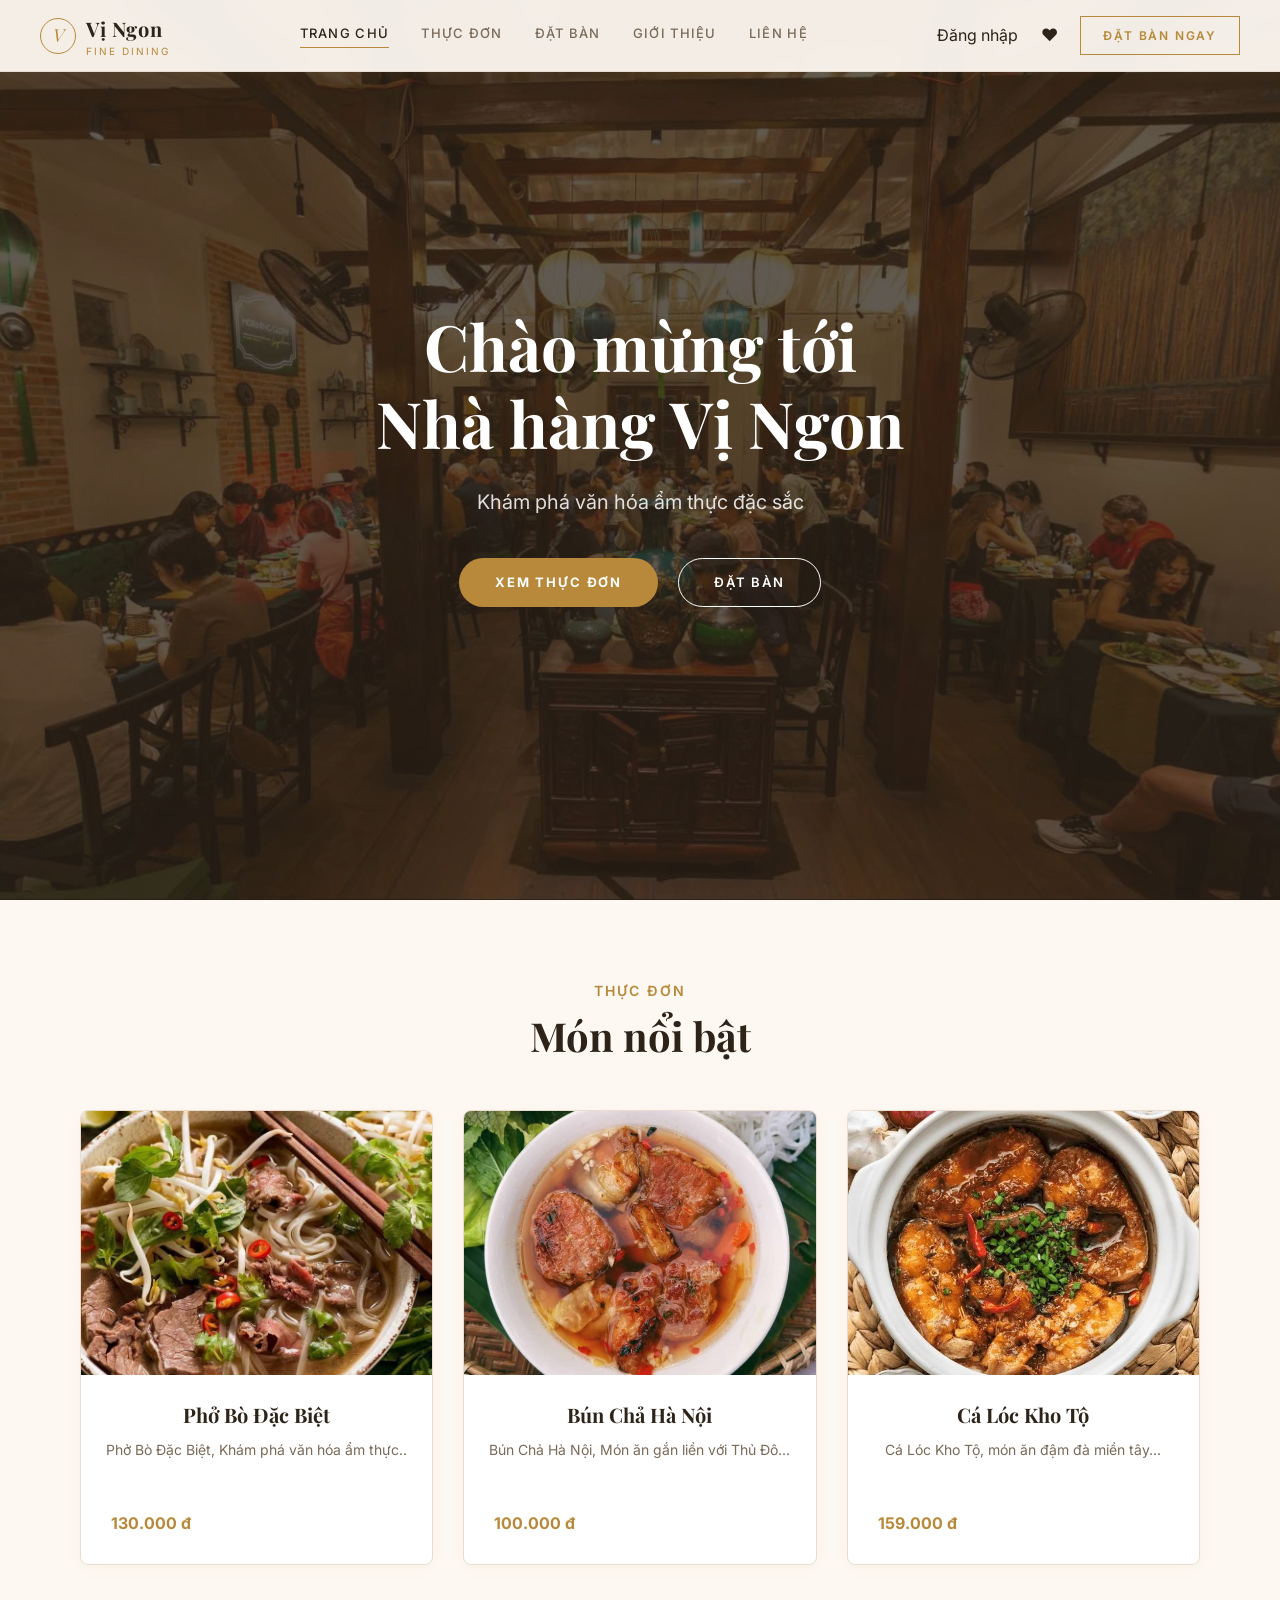
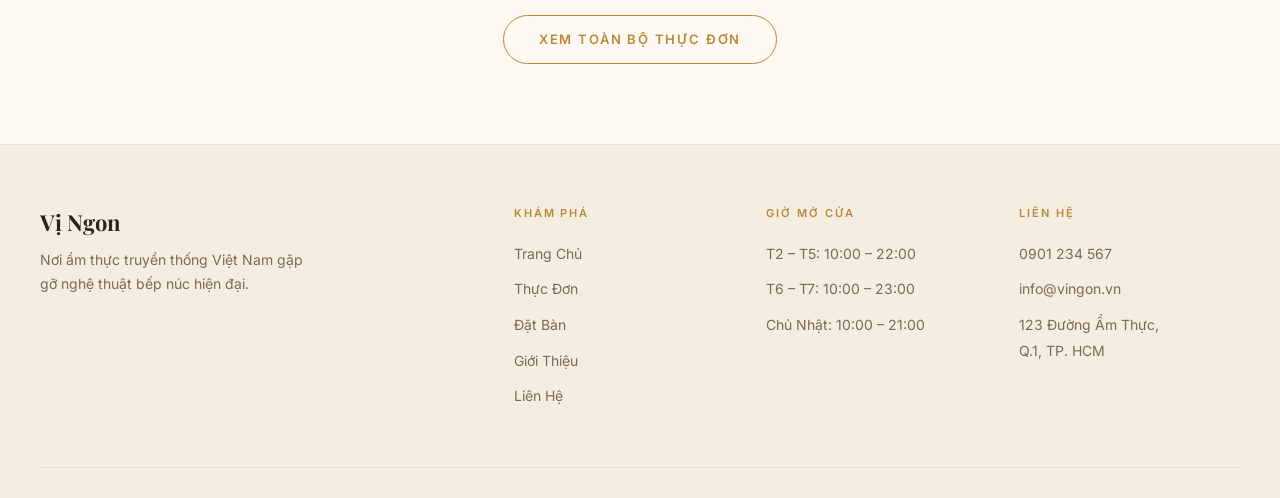
<file: index.html>
<!-- NGUYEN QUOC BAO - B2405486 -->
<!doctype html>
<html lang="vi">
  <head>
    <meta charset="UTF-8" />
    <meta name="viewport" content="width=device-width, initial-scale=1.0" />
    <title>Nhà hàng Vị Ngon - Trang Chủ</title>
    <link rel="preconnect" href="https://fonts.googleapis.com" />
    <link
      href="https://fonts.googleapis.com/css2?family=Playfair+Display:ital,wght@0,700;1,400&family=Inter:wght@400;500;600&display=swap"
      rel="stylesheet"
    />
    <link rel="stylesheet" href="css/shared.css" />
    <link rel="stylesheet" href="css/home.css" />
    <!-- <link rel="stylesheet" href="css/debug-outline.css" /> -->
  </head>
  <body>
    <div id="site-header"></div>
    <main>
      <section class="hero">
        <div class="hero-overlay">
          <div class="hero-content">
            <h1 class="hero-title">Chào mừng tới<br />Nhà hàng Vị Ngon</h1>
            <p class="hero-subtitle">Khám phá văn hóa ẩm thực đặc sắc</p>
            <div class="hero-btns">
              <a href="pages/menu.html" class="btn-primary">Xem Thực đơn</a>
              <a href="pages/reservation.html" class="btn-outline">Đặt bàn</a>
            </div>
          </div>
        </div>
      </section>

      <section class="featured-dishes">
        <div class="container text-center">
          <span class="section-label">Thực đơn</span>
          <h2 class="section-title">Món nổi bật</h2>
          <div class="dish-grid">
            <div class="dish-card">
              <img src="images/menu-5.jpg" alt="Phở Bò Đặc Biệt" />
              <div class="card-content">
                <h3>Phở Bò Đặc Biệt</h3>
                <p>Phở Bò Đặc Biệt, Khám phá văn hóa ẩm thực..</p>
                <div class="price-bar">
                  <span class="price">130.000 đ</span>
                </div>
              </div>
            </div>
            <div class="dish-card">
              <img src="images/menu-2.jpg" alt="Bún Chả Hà Nội" />
              <div class="card-content">
                <h3>Bún Chả Hà Nội</h3>
                <p>Bún Chả Hà Nội, Món ăn gắn liền với Thủ Đô...</p>
                <div class="price-bar">
                  <span class="price">100.000 đ</span>
                </div>
              </div>
            </div>
            <div class="dish-card">
              <img src="images/menu-8.jpg" alt="Cá Lóc Kho Tộ" />
              <div class="card-content">
                <h3>Cá Lóc Kho Tộ</h3>
                <p>Cá Lóc Kho Tộ, món ăn đậm đà miền tây...</p>
                <div class="price-bar">
                  <span class="price">159.000 đ</span>
                </div>
              </div>
            </div>
          </div>
          <div class="view-all">
            <a href="pages/menu.html" class="btn-outline">Xem toàn bộ thực đơn</a>
          </div>
        </div>
      </section>
    </main>
    
    <button class="back-to-top" aria-label="Quay lại đầu trang">↑</button>

    <div id="site-footer"></div>
    <script src="js/shared.js"></script>
    <script src="js/home.js"></script>
  </body>
</html>
</file>
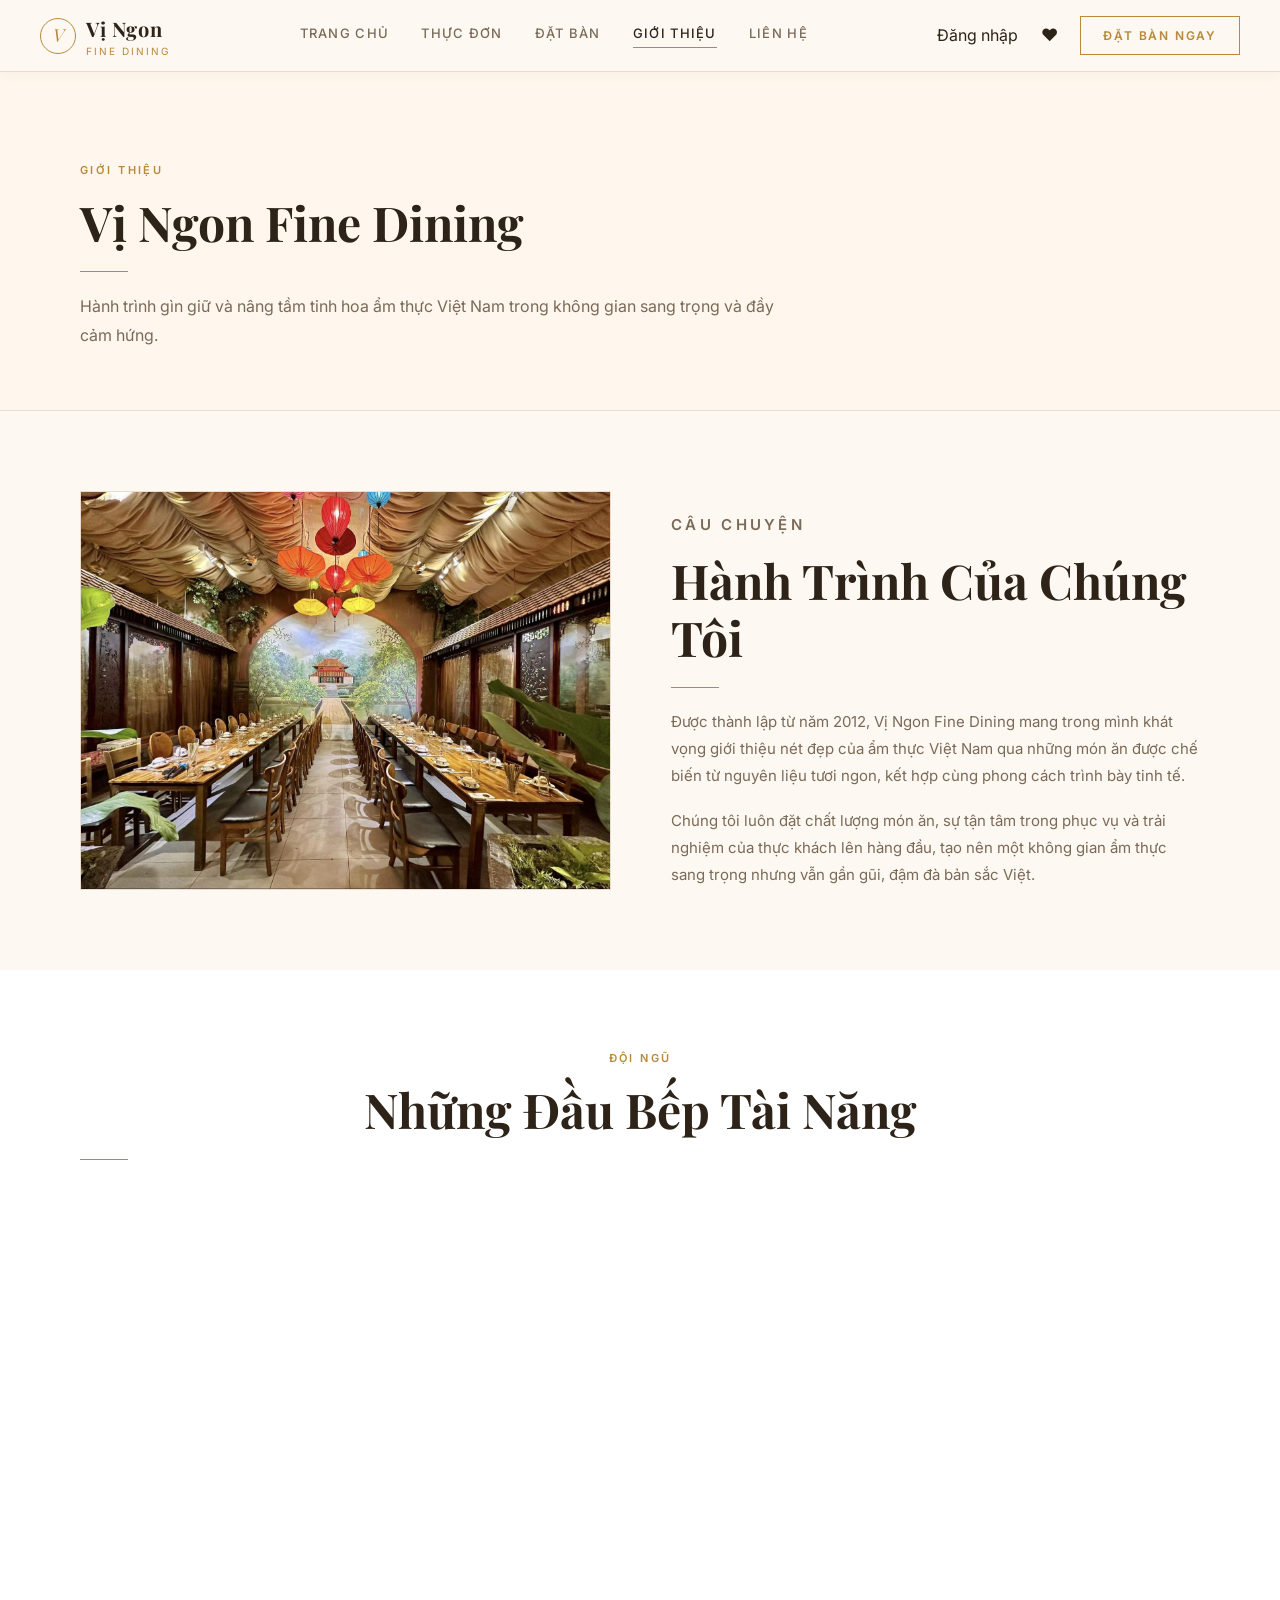
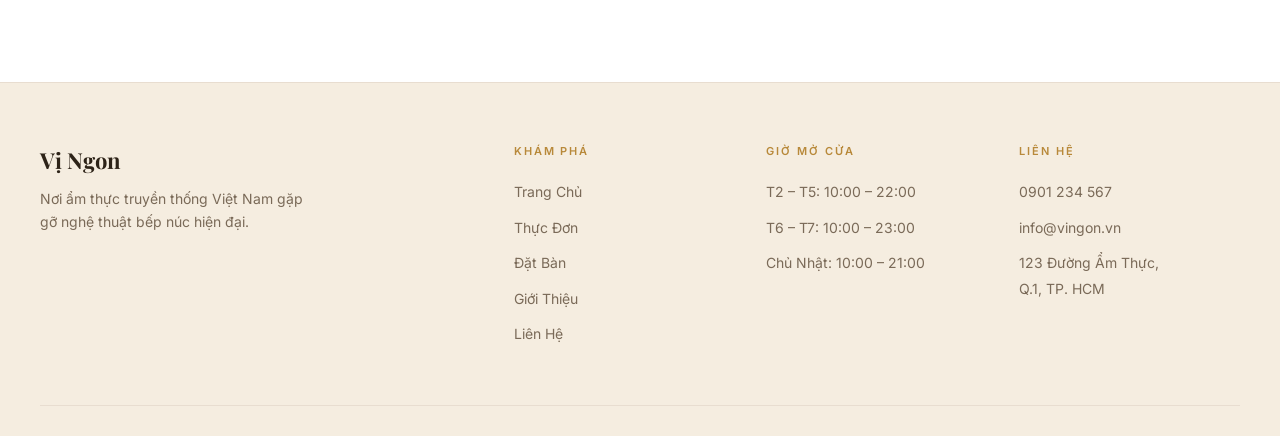
<file: pages/about.html>
<!DOCTYPE html>
<html lang="vi">
<head>
    <meta charset="UTF-8">
    <meta name="viewport" content="width=device-width, initial-scale=1.0">
    <title>Vị Ngon Fine Dining — Giới Thiệu</title>

    <link rel="preconnect" href="https://fonts.googleapis.com">
    <link href="https://fonts.googleapis.com/css2?family=Playfair+Display:ital,wght@0,700;1,400&family=Inter:wght@400;500;600&display=swap"
        rel="stylesheet">

    <link rel="stylesheet" href="../css/shared.css">
    <link rel="stylesheet" href="../css/about.css">
    <!--
    Trang: about.html - Trang Giới thiệu nhà hàng
    Chức năng:
    - Hiển thị thông tin giới thiệu về Vị Ngon Fine Dining.
    - Giới thiệu câu chuyện hình thành và phát triển.
    - Hiển thị đội ngũ đầu bếp của nhà hàng.
    Người viết: MSSV B2408835 - Họ tên: Trần Lý An
    Liên kết:
    - css/about.css: Giao diện trang giới thiệu.
    - js/about.js: Hiệu ứng hiển thị các đầu bếp.
-->

</head>

<body>

    <!--
        Vùng chèn Header dùng chung.
        Header sẽ được shared.js tự động tải vào,
        bao gồm logo, menu điều hướng và nút đặt bàn.
    -->
    <div id="site-header"></div>

    <main>

        <!--
            Phần Hero đầu trang.
            Hiển thị tên trang, tiêu đề chính và đoạn giới thiệu ngắn
            giúp người dùng biết nội dung của trang Giới thiệu.
        -->
        <section class="page-hero">

            <!-- Giới hạn chiều rộng nội dung theo kích thước website -->
            <div class="container">

                <!-- Tiêu đề phụ -->
                <p class="section-label">
                    Giới Thiệu
                </p>

                <!-- Tiêu đề chính -->
                <h1 class="section-title">
                    Vị Ngon Fine Dining
                </h1>

                <!-- Đường kẻ trang trí -->
                <div class="divider-gold"></div>

                <!-- Mô tả ngắn về nhà hàng -->
                <p class="page-hero-desc">
                    Hành trình gìn giữ và nâng tầm tinh hoa ẩm thực Việt Nam trong
                    không gian sang trọng và đầy cảm hứng.
                </p>

            </div>

        </section>

        <!--
            Phần Câu chuyện nhà hàng.
            Giới thiệu lịch sử hình thành, quá trình phát triển,
            giá trị cốt lõi và định hướng của Vị Ngon Fine Dining.
        -->
        <section class="about-story">

            <div class="container">

                <!-- Chia bố cục thành hình ảnh và nội dung -->
                <div class="story-content">

                    <!-- Hình ảnh minh họa không gian nhà hàng -->
                    <div class="story-image">

                        <img src="../images/about-story.jpg"
                            alt="Không gian nhà hàng">

                    </div>

                    <!-- Nội dung giới thiệu -->
                    <div class="story-text">

                        <!-- Tiêu đề phụ -->
                        <p class="section-label">
                            CÂU CHUYỆN
                        </p>

                        <!-- Tiêu đề chính -->
                        <h2 class="section-title">
                            Hành Trình Của Chúng Tôi
                        </h2>

                        <!-- Đường kẻ trang trí -->
                        <div class="divider-gold"></div>

                        <!-- Giới thiệu lịch sử hình thành -->
                        <p>
                            Được thành lập từ năm 2012, Vị Ngon Fine Dining mang trong mình 
                        khát vọng giới thiệu nét đẹp của ẩm thực Việt Nam qua những món
                        ăn được chế biến từ nguyên liệu tươi ngon, kết hợp cùng phong
                        cách trình bày tinh tế.
                        </p>

                        <!-- Giới thiệu giá trị và sứ mệnh -->
                        <p>
                            Chúng tôi luôn đặt chất lượng món ăn, sự tận tâm trong phục vụ
                        và trải nghiệm của thực khách lên hàng đầu, tạo nên một không
                        gian ẩm thực sang trọng nhưng vẫn gần gũi, đậm đà bản sắc Việt.
                        </p>

                    </div>

                </div>

            </div>

        </section>

        <!--
            Phần Đội ngũ đầu bếp.
            Hiển thị các đầu bếp tiêu biểu cùng chức vụ,
            kinh nghiệm và thế mạnh của từng người.
        -->
        <section class="team">

            <div class="container">

                <!-- Tiêu đề phần -->
                <p class="section-label">
                    ĐỘI NGŨ
                </p>

                <!-- Tiêu đề chính -->
                <h2 class="section-title">
                    Những Đầu Bếp Tài Năng
                </h2>

                <!-- Đường kẻ trang trí -->
                <div class="divider-gold"></div>

                <!-- Danh sách các đầu bếp -->
                <div class="team-grid">

                    <!-- Thông tin Bếp trưởng điều hành -->
                    <div class="chef-card">

                        <img src="../images/chef-1.png"
                            alt="Bếp trưởng">

                        <h3>Nguyễn Văn Bình</h3>

                        <span>Bếp Trưởng Điều Hành</span>

                        <p>
                            Hơn 20 năm kinh nghiệm trong lĩnh vực ẩm thực cao cấp, luôn sáng
                        tạo để mang đến những món ăn tinh tế và đậm hương vị Việt.
                        </p>

                    </div>

                    <!-- Thông tin Bếp phó -->
                    <div class="chef-card">

                        <img src="../images/chef-2.jpg"
                            alt="Bếp phó">

                        <h3>Trần Văn Thái</h3>

                        <span>Bếp Phó</span>

                        <p>
                            Chuyên gia chế biến món Á với phong cách hiện đại, chú trọng sự
                        hài hòa giữa hương vị và cách trình bày.
                        </p>

                    </div>

                    <!-- Thông tin Đầu bếp chính -->
                    <div class="chef-card">

                        <img src="../images/chef-3.jpg"
                            alt="Đầu bếp">

                        <h3>Lê Văn Quý</h3>

                        <span>Đầu Bếp Chính</span>

                        <p>
                             Luôn lựa chọn nguyên liệu tươi ngon mỗi ngày để tạo nên những
                        món ăn chất lượng, mang đến trải nghiệm đáng nhớ cho mọi thực
                        khách.
                        </p>

                    </div>

                </div>

            </div>

        </section>

    </main>

    <!--
        Vùng chèn Footer dùng chung.
        Footer được shared.js tự động tải vào,
        bao gồm thông tin liên hệ và bản quyền.
    -->
    <div id="site-footer"></div>

    <!--
        shared.js:
        Tải Header, Footer, xử lý menu và các chức năng dùng chung.
    -->
    <script src="../js/shared.js"></script>

    <!--
        about.js:
        Xử lý hiệu ứng và các chức năng riêng của trang Giới thiệu.
    -->
    <script src="../js/about.js"></script>

</body>

</html>
</file>
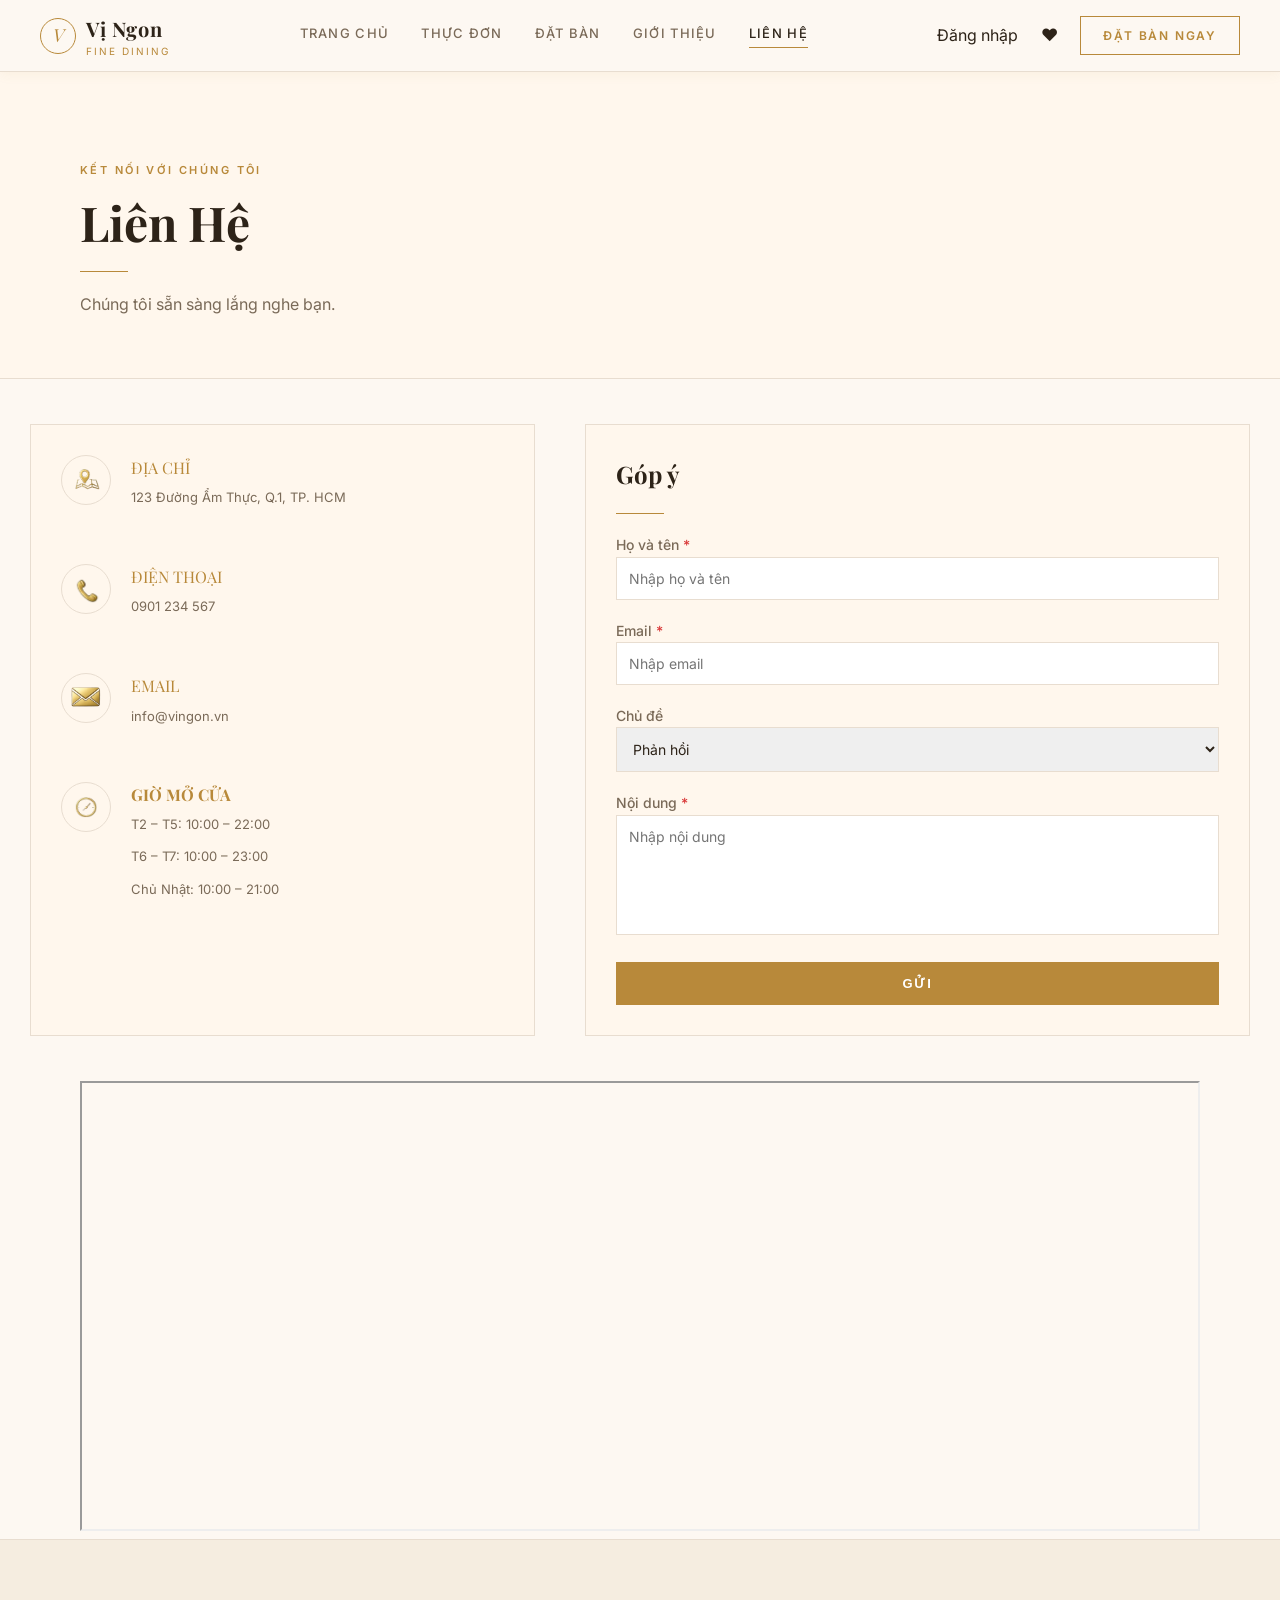
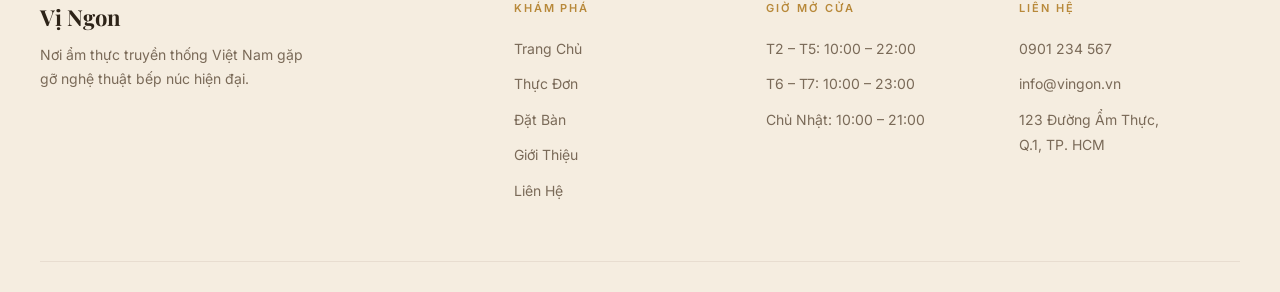
<file: pages/contact.html>
<!doctype html>
<html lang="vi">
  <head>
    <meta charset="UTF-8" />
    <meta name="viewport" content="width=device-width, initial-scale=1.0" />
    <title>Vị Ngon — Liên Hệ</title>
    <link rel="preconnect" href="https://fonts.googleapis.com" />
    <link
      href="https://fonts.googleapis.com/css2?family=Playfair+Display:ital,wght@0,700;1,400&family=Inter:wght@400;500;600&display=swap"
      rel="stylesheet"
    />
    <link rel="stylesheet" href="../css/shared.css" />
    <link rel="stylesheet" href="../css/contact.css" />
    <!-- <link rel="stylesheet" href="../css/debug-outline.css" /> -->
    <!--
      Trang: contact.html - Trang Liên hệ nhà hàng
      Chức năng: hiển thị các thông tin liên hệ (địa chỉ, số điện thoại, email, thời gian, bản đồ) và
      phần góp ý để khách hàng gửi phản hồi ý kiến.
      Người viết: MSSV B2404886 - Họ tên: Võ Quỳnh Trân
      Liên kết với: css/contact.css (giao diện) và js/contact.js (xử lý thông tin liên hệ + gửi góp ý)
    -->
  </head>
  <body>
    <!-- Vùng chèn header dùng chung, được JS (shared.js) tự động render vào đây -->
    <div id="site-header"></div>

    <main>
      <!-- Khối giới thiệu đầu trang (hero) gồm các nội dung nhỏ để giới thiệu trang -->
      <section class="page-hero">
        <!--Tạo vùng phù hợp với kích thước trang-->
        <div class="container"> 
          <p class="section-label">Kết nối với chúng tôi</p>
          <h1 class="section-title">Liên Hệ</h1>
          <!--Đường kẻ trang trí -->
          <div class="divider-gold"></div> 
          <!-- Lớp thiết kế dao diện mô tả cho liên hệ-->
          <p class="page-hero-desc">Chúng tôi sẵn sàng lắng nghe bạn.</p>
        </div>
      </section>

      <!--Phần nôi dung chính cho trang liên hệ-->
      <section class="contact-section">
        <!--Phần chứa các thông tin như địa chỉ, email, sđt, giờ mở cửa-->
        <div class="contact-info">
          <!--Các phần cấu trúc cho từng nội dung thông tin liên hệ gồm liên kết đường dẫn cho 
          phần địa chỉ, email, số điện thoại + các ảnh biểu tượng cho từng thông tin.
          Khách hàng có thể bấm vào để tìm kiếm trực tiếp -->
          <div class="info-item">
            <!--Lớp giao diện cho phần biểu tuợng-->
            <div class="info-icon">
              <img src="../images/contact-dia-chi.jpg" alt="Địa chỉ" />
            </div>
            <!--Lớp giao diện cho phần thông tin văn bản-->
            <div class="info-text">
              <a href="https://maps.app.goo.gl/okcmNnH1BtmJ7JXNA">ĐỊA CHỈ</a>
              <p>123 Đường Ẩm Thực, Q.1, TP. HCM</p>
            </div>
          </div>
          <div class="info-item">
            <div class="info-icon">
              <img src="../images/contact-dien-thoai.jpg" alt="SĐT" />
            </div>
            <div class="info-text">
              <a href="tel:+84901234567">ĐIỆN THOẠI</a>
              <p>0901 234 567</p>
            </div>
          </div>
          <div class="info-item">
            <div class="info-icon">
              <img src="../images/contact-email.jpg" alt="Email" />
            </div>
            <div class="info-text">
              <a href="mailto:info@vingon.vn">EMAIL</a>
              <p>info@vingon.vn</p>
            </div>
          </div>
          <div class="info-item">
            <div class="info-icon">
              <img src="../images/contact-dong-ho.jpg" alt="Thời gian" />
            </div>
            <div class="info-text">
              <h2>GIỜ MỞ CỬA</h2>
              <p>T2 – T5: 10:00 – 22:00</p>
              <p>T6 – T7: 10:00 – 23:00</p>
              <p>Chủ Nhật: 10:00 – 21:00</p>
            </div>
          </div>
        </div>

        <!--Phần form cho khách hàng gửi góp ý cho nhà hàng-->
        <div class="contact-form-container">
          <!--Thẻ form bao bộc phần nhập thông tin và gửi phản hồi-->
          <form class="contact-form">
            <h3>Góp ý</h3>
            <div class="divider-gold"></div> 
            <!--Phần cấu trúc lớp dùng cho từng dữ liệu nhập vào gồm họ tên, email, chủ đề, nội dung góp ý -->
            <div class="form-group">
              <!-- label: tên nhãn của từng ô nhập,với thuộc tính for="fullname" liên kết với input id="fullname"
               khi người dùng click vào thì con trỏ sẽ tự động nhảy vào ô nhập tương ứng 
               để người dùng biết thông tin bắt buộc phải nhập -->
              <label for="fullname"
                >Họ và tên <span class="required">*</span></label
              >
              <!-- input: thẻ cho người dùng nhập thông tin từ bàn phím
              thuộc tính type="text" khai báo cho nhập văn bản thông thường
              name dùng trong <form> dùng để tham chiếu dữ liệu được gửi đi
              placeholder="Nhập họ và tên" hiển thị nội dung gợi ý
              id định danh để liên kết với thẻ label 
              required thuộc tính bắt buộc phải nhập dữ liệu trước khi gửi góp ý
              -->
              <input 
                type="text"
                name="customername"
                id="fullname"
                placeholder="Nhập họ và tên"  
                required
              />
            </div>
            <div class="form-group">
              <label for="email">Email <span class="required">*</span></label>
              <!--input thuộc tính type="email" trình duyệt sẽ tự động kiểm trả dữ liệu nhập thiếu "@" hay tên miền (.com, .vn)
              trước khi bấm gửi-->
              <input
                type="email"
                name="emailname"
                id="email"
                placeholder="Nhập email"
                required
              />
            </div>
            <div class="form-group">
              <label for="subject">Chủ đề</label>
              <!--Tạo 1 hộp danh sách cho khách hàng lựa chọn chủ đề -->
              <select name="subject" size="1" id="subject">
                <!--Tạo ra các lựa chọn trong hộp chọn <select> -->
                <option>Phản hồi</option>
                <option>Hợp tác</option>
              </select>
            </div>
            <div class="form-group">
              <label for="message"
                >Nội dung <span class="required">*</span></label
              >
              <!--tạo ra 1 ô nhập với văn bản nhiều dòng=> dùng thẻ textarea-->
              <textarea 
                name="story"
                id="message"
                placeholder="Nhập nội dung"
                required
              ></textarea>
            </div>
            <!--Tạo 1 cái nút bấm gửi các thông tin trong form-->
            <button type="submit" class="btn-primary btn-submit">GỬI</button>
          </form>
        </div>
      </section>
      <div class="contact-map">
        <div class="container">
            <!--Hiển thi trang web từ bên ngoài vào trang liên hệ, nó sẽ hiển thị ra bản đồ
            với src chứa địa chỉ trang web bản đồ. -->
            <iframe src="https://www.google.com/maps/embed?pb=!1m12!1m8!1m3!1d8048644.357195309!2d106.238921!3d9.93378!3m2!1i1024!2i768!4f13.1!2m1!1sQ.1%2C%20TP.%20HCM!5e0!3m2!1svi!2sus!4v1784901996520!5m2!1svi!2sus"></iframe>
        </div>
      </div>
    </main>
    
    <!-- Vùng chèn footer dùng chung, được JS (shared.js) tự động render vào đây gồm các thông tin chung  -->
    <div id="site-footer"></div>
    <!-- shared.js: render header/footer, xử lý các chức năng thông tin chung-->
    <script src="../js/shared.js"></script>
    <!-- contact.js: Xử lí các mục nhập và gửi thông tin + hiển thị trang thái đã gửi thông tin (chỉ dùng riêng cho trang này) -->
    <script src="../js/contact.js"></script>
  </body>
</html>
</file>
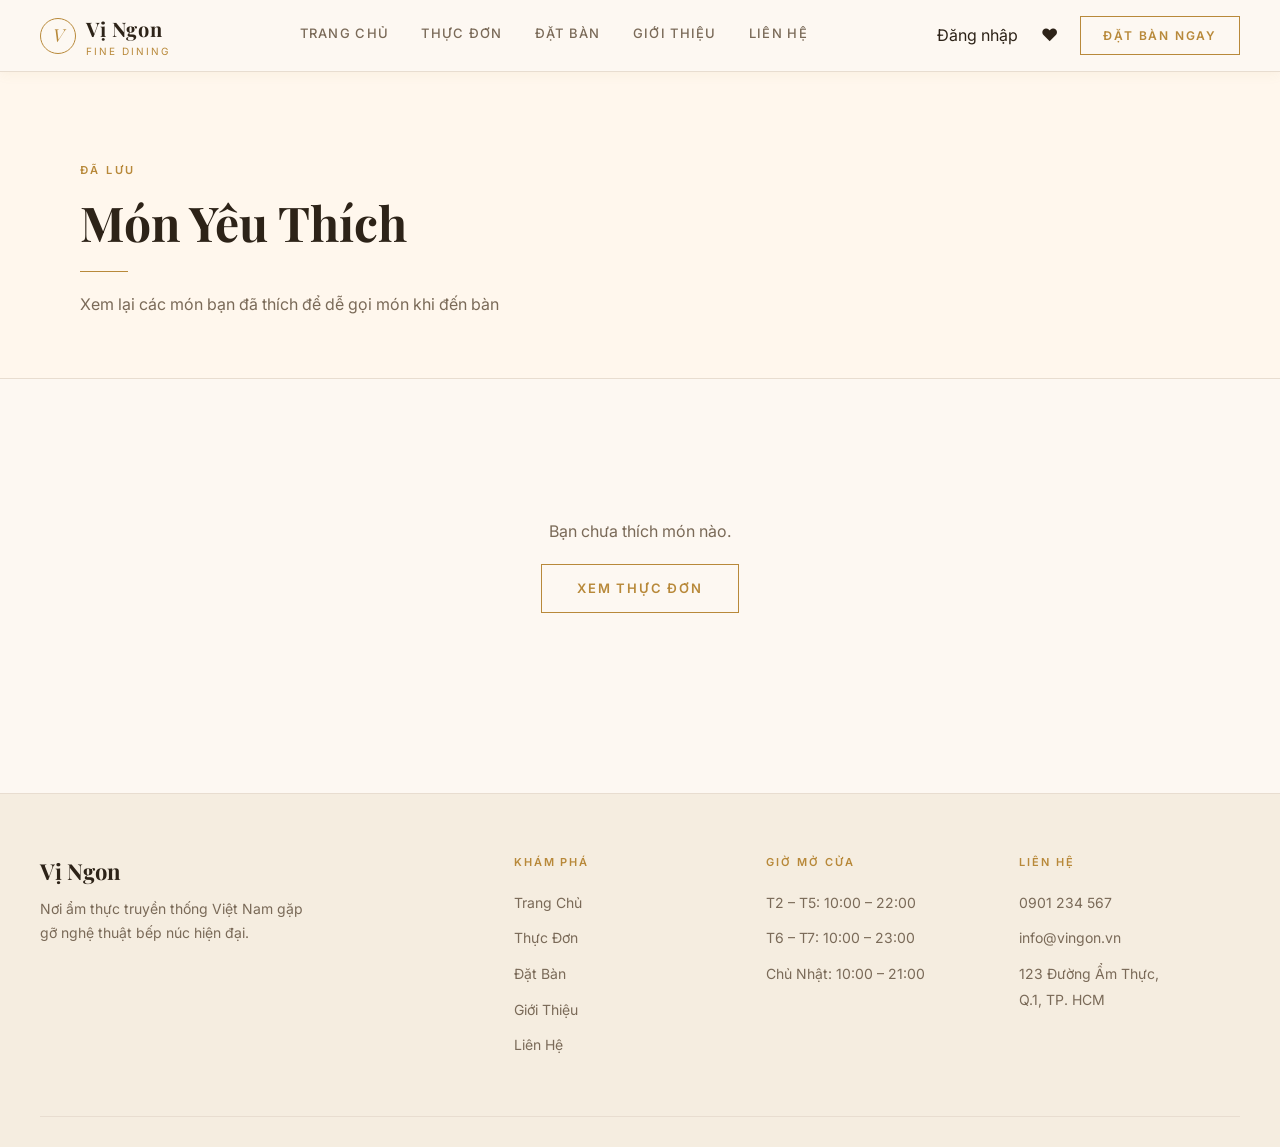
<file: pages/favorite.html>
<!doctype html>
<!-- Trang Món Yêu Thích - MSSV B2405536 - Nguyễn Bảo Tín
     Hiện lại món đã thích, tính tổng tiền, chuyển sang Đặt Bàn kèm
     tên món qua query-string (?dishes=...) -->
<html lang="vi">
  <head>
    <meta charset="UTF-8" />
    <meta name="viewport" content="width=device-width, initial-scale=1.0" />
    <title>Vị Ngon Fine Dining — Món Yêu Thích</title>
    <link rel="preconnect" href="https://fonts.googleapis.com" />
    <link
      href="https://fonts.googleapis.com/css2?family=Playfair+Display:ital,wght@0,700;1,400&family=Inter:wght@400;500;600&display=swap"
      rel="stylesheet"
    />
    <link rel="stylesheet" href="../css/shared.css" />
    <!-- Dùng lại style thẻ món ăn (.menu-item, .menu-info...) từ menu.css,
         để giao diện món ăn ở đây GIỐNG HỆT bên trang Thực Đơn, không
         phải viết lại CSS trùng lặp -->
    <link rel="stylesheet" href="../css/menu.css" />
    <link rel="stylesheet" href="../css/favorite.css" />
    <!-- <link rel="stylesheet" href="../css/debug-outline.css" /> -->
  </head>
  <body>
    <div id="site-header"></div>
    <main>
      <section class="page-hero">
        <div class="container">
          <p class="section-label">Đã Lưu</p>
          <h1 class="section-title">Món Yêu Thích</h1>
          <div class="divider-gold"></div>
          <p class="page-hero-desc">
            Xem lại các món bạn đã thích để dễ gọi món khi đến bàn
          </p>
        </div>
      </section>

      <section class="favorite-section">
        <div class="container">
          <!-- Thông báo hiển thị khi CHƯA thích món nào - favorite.js ẩn/hiện
               khối này tuỳ theo localStorage có dữ liệu hay không -->
          <div class="empty-favorite-state hidden" id="empty-state">
            <p>Bạn chưa thích món nào.</p>
            <a href="/pages/menu.html" class="btn-outline">Xem Thực Đơn</a>
          </div>

          <!-- Khung chứa danh sách món yêu thích - favorite.js render động
               vào đây, tái sử dụng đúng cấu trúc .menu-item của menu.css -->
          <div class="menu-grid" id="favorite-grid"></div>

          <!-- Thanh tổng kết: tổng số món + tổng tiền + nút chuyển sang Đặt Bàn.
               Chỉ hiện khi có ít nhất 1 món yêu thích. -->
          <div class="favorite-checkout hidden" id="favorite-checkout">
            <div class="favorite-checkout-info">
              <span id="favorite-count-text">0 món</span>
              <span class="favorite-checkout-total" id="favorite-total-text">0₫</span>
            </div>
            <a href="#" class="btn-primary" id="btn-go-reserve">Đặt Bàn Với Các Món Này</a>
          </div>
        </div>
      </section>
    </main>
    <div id="site-footer"></div>
    <script src="../js/shared.js"></script>
    <script src="../js/favorite.js"></script>
  </body>
</html>
</file>
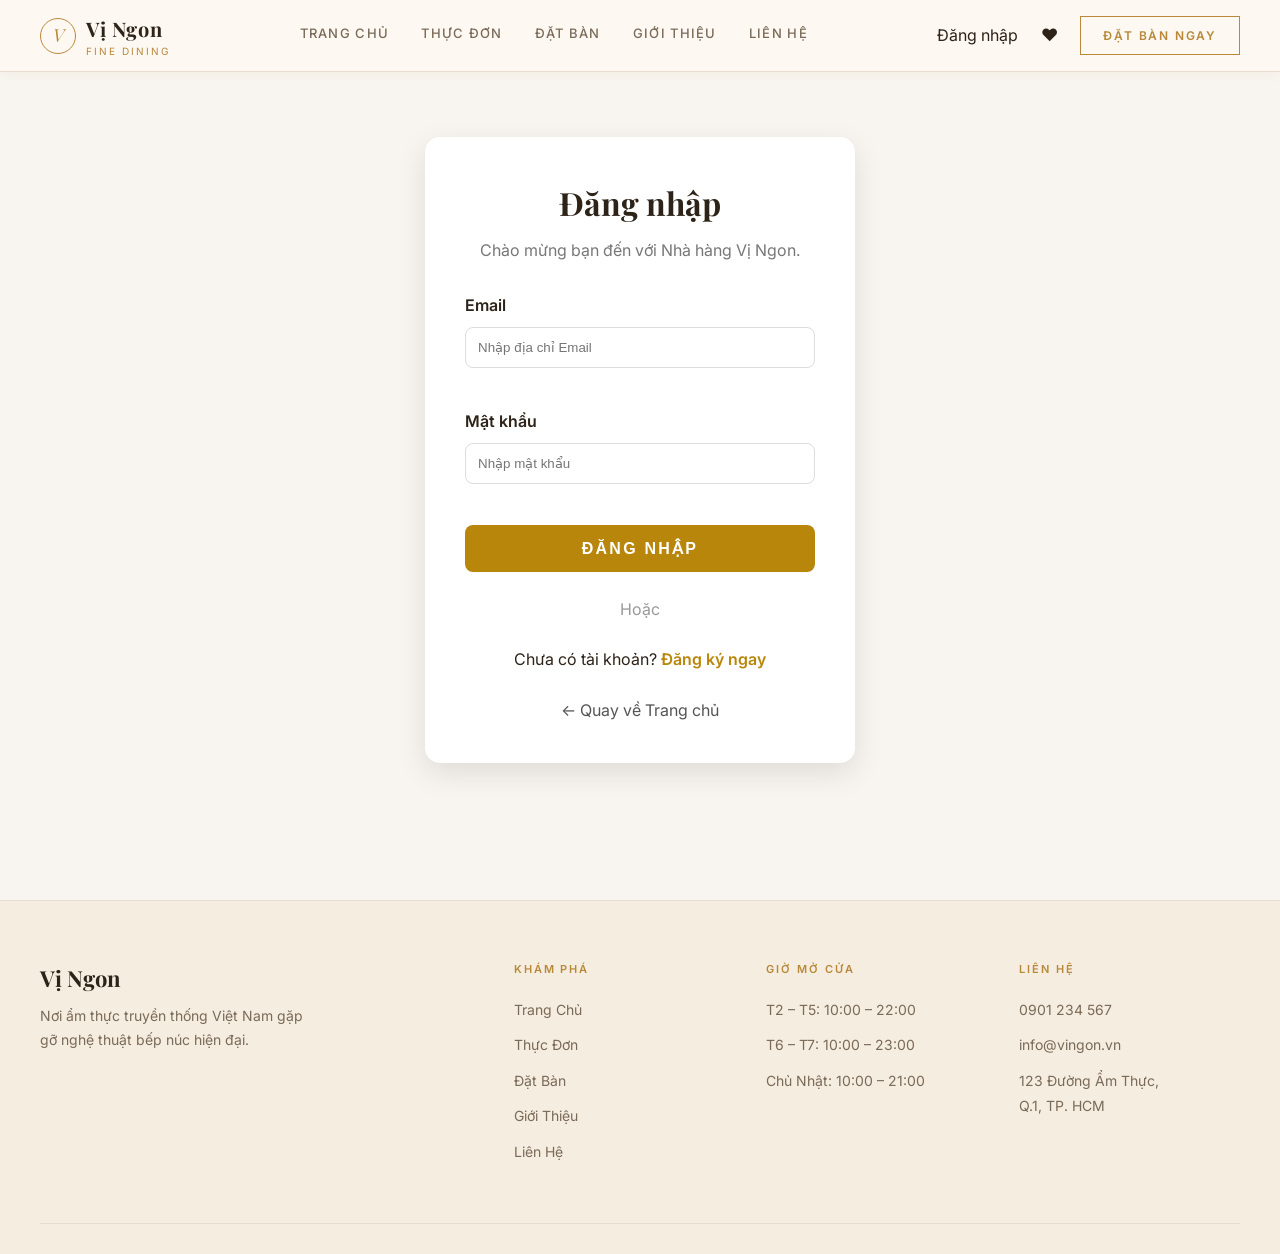
<file: pages/login.html>
<!DOCTYPE html>
<html lang="vi">

<head>
    <meta charset="UTF-8">
    <meta name="viewport" content="width=device-width, initial-scale=1.0">

    <title>Đăng nhập | Vị Ngon Restaurant</title>

    <!--
        Trang: login.html - Trang Đăng nhập
        Chức năng:
        - Cho phép người dùng đăng nhập vào hệ thống.
        - Kiểm tra thông tin tài khoản trước khi truy cập.
        Người viết: MSSV B2408835 - Họ tên: Trần Lý An
        Liên kết:
        - css/login.css: Giao diện trang đăng nhập.
        - js/login.js: Xử lý đăng nhập và kiểm tra dữ liệu.
    -->

    <!-- CSS dùng chung -->
    <link rel="stylesheet" href="../css/shared.css">

    <!-- CSS riêng của trang đăng nhập -->
    <link rel="stylesheet" href="../css/login.css">

    <!-- <link rel="stylesheet" href="../css/debug-outline.css" /> -->
    

    <!-- Kết nối Google Fonts -->
    <link rel="preconnect" href="https://fonts.googleapis.com">
    <link rel="preconnect" href="https://fonts.gstatic.com" crossorigin>

    <!-- Font chữ sử dụng -->
    <link href="https://fonts.googleapis.com/css2?family=Playfair+Display:wght@600;700&family=Inter:wght@400;500;600&display=swap" rel="stylesheet">

</head>

<body>
    <div id="site-header"></div>
    <!-- Khu vực chính của trang đăng nhập -->
    <main class="login-page">

        <!-- Thẻ chứa biểu mẫu đăng nhập -->
        <div class="login-card">

            <!-- Tiêu đề -->
            <h1>Đăng nhập</h1>

            <!-- Mô tả ngắn -->
            <p class="subtitle">
                Chào mừng bạn đến với Nhà hàng Vị Ngon.
            </p>

            <!-- Biểu mẫu đăng nhập -->
            <form id="loginForm">

                <!-- Ô nhập Email -->
                <div class="form-group">

                    <label>Email</label>

                    <input
                        type="email"
                        id="email"
                        placeholder="Nhập địa chỉ Email">

                    <!-- Hiển thị lỗi Email -->
                    <small id="emailError"></small>

                </div>

                <!-- Ô nhập Mật khẩu -->
                <div class="form-group">

                    <label>Mật khẩu</label>

                    <input
                        type="password"
                        id="password"
                        placeholder="Nhập mật khẩu">

                    <!-- Hiển thị lỗi Mật khẩu -->
                    <small id="passwordError"></small>

                </div>

                <!-- Nút đăng nhập -->
                <button type="submit" class="btn-primary">
                    Đăng nhập
                </button>

            </form>

            <!-- Đường phân cách -->
            <div class="divider">
                <span>Hoặc</span>
            </div>

            <!-- Liên kết sang trang đăng ký -->
            <p class="register">
                Chưa có tài khoản?
                <a href="register.html">Đăng ký ngay</a>
            </p>

            <!-- Quay về trang chủ -->
            <a href="../index.html" class="back-home">
                ← Quay về Trang chủ
            </a>

        </div>

    </main>

    <div id="site-footer"></div>
    <script src="../js/shared.js"></script>
    <script src="../js/login.js"></script>

</body>

</html>
</file>
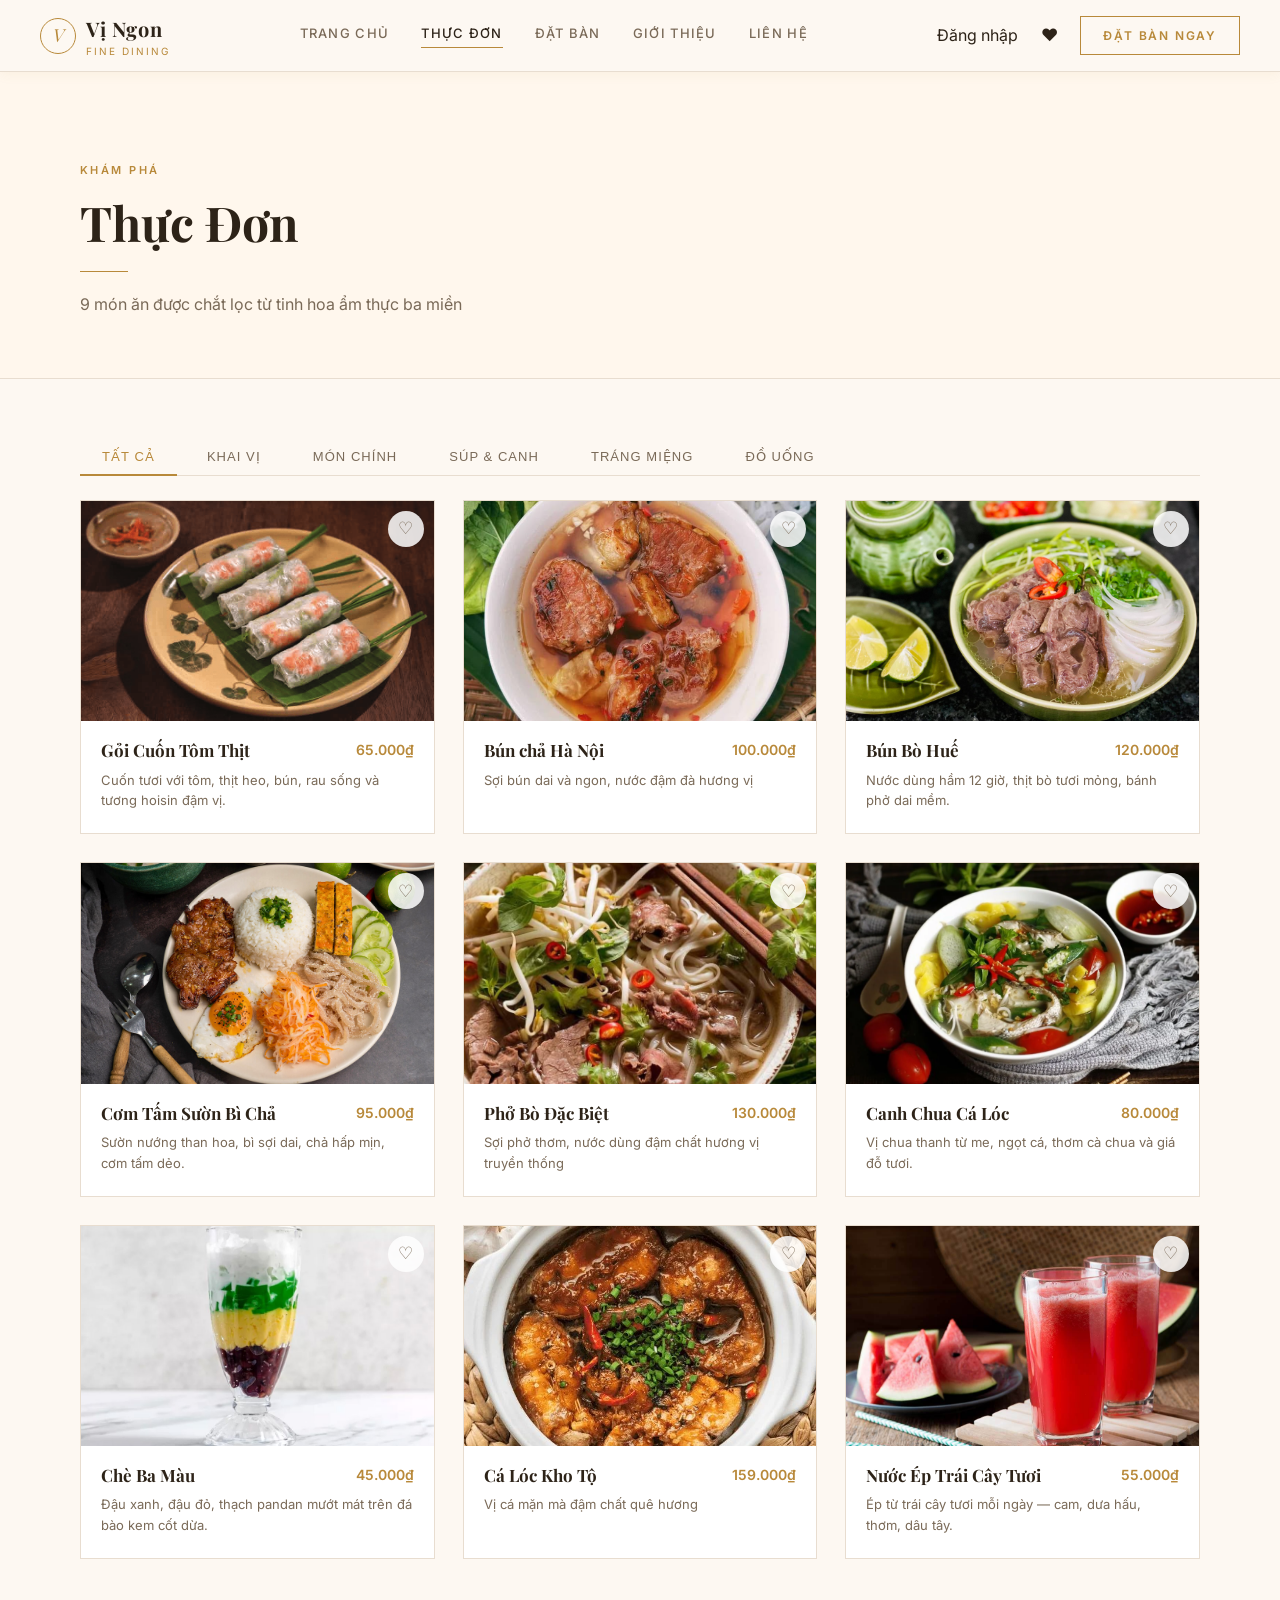
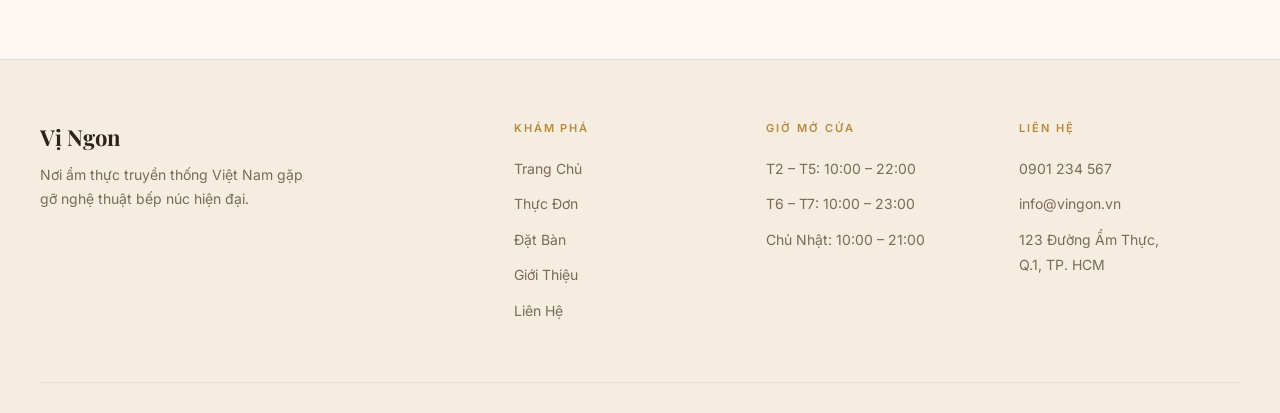
<file: pages/menu.html>
<!doctype html>
<html lang="vi">
  <head>
    <meta charset="UTF-8" />
    <meta name="viewport" content="width=device-width, initial-scale=1.0" />
    <title>Vị Ngon Fine Dining — Thực Đơn</title>
    <link rel="preconnect" href="https://fonts.googleapis.com" />
    <link
      href="https://fonts.googleapis.com/css2?family=Playfair+Display:ital,wght@0,700;1,400&family=Inter:wght@400;500;600&display=swap"
      rel="stylesheet"
    />
    <link rel="stylesheet" href="../css/shared.css" />
    <link rel="stylesheet" href="../css/menu.css" />
    <!-- <link rel="stylesheet" href="../css/debug-outline.css" /> -->
    <!--
      Trang: menu.html - Trang Thực Đơn nhà hàng
      Chức năng: hiển thị danh sách món ăn
      Người viết: MSSV B2405536 - Họ tên: Nguyễn Bảo Tín
      Liên kết logic với: css/menu.css (giao diện) và js/menu.js (lọc +
      yêu thích )
    -->
  </head>
  <body>
    <!-- Vùng chèn header dùng chung, được JS (shared.js) tự động render vào đây -->
    <div id="site-header"></div>
    <main>
      <!-- Khối giới thiệu đầu trang (hero) -->
      <section class="page-hero">
        <div class="container">
          <p class="section-label">Khám Phá</p>
          <h1 class="section-title">Thực Đơn</h1>
          <div class="divider-gold"></div>
          <p class="page-hero-desc">
            9 món ăn được chắt lọc từ tinh hoa ẩm thực ba miền
          </p>
        </div>
      </section>
      <section class="menu-section">
        <div class="container">
          <!-- Thanh tab lọc món ăn theo danh mục: data-category khớp với data-category của từng .menu-item bên dưới -->
          <div class="menu-tabs" id="menu-tabs">
            <button class="tab-btn active" data-category="all">Tất Cả</button>
            <button class="tab-btn" data-category="appetizer">Khai Vị</button>
            <button class="tab-btn" data-category="main">Món Chính</button>
            <button class="tab-btn" data-category="soup">Súp & Canh</button>
            <button class="tab-btn" data-category="dessert">Tráng Miệng</button>
            <button class="tab-btn" data-category="drink">Đồ Uống</button>
          </div>

          <!--
            Danh sách 9 món ăn
          -->
          <div class="menu-grid" id="menu-grid">
            <div class="menu-item" data-category="appetizer" data-id="MON01" data-price="65000" data-name="Gỏi Cuốn Tôm Thịt" data-description="Cuốn tươi với tôm, thịt heo, bún, rau sống và tương hoisin đậm vị.">
              <div class="menu-img-wrap">
                <img src="../images/menu-1.jpg" alt="Gỏi cuốn tôm thịt" />
                <button class="btn-favorite" data-id="MON01" aria-label="Thích món Gỏi Cuốn Tôm Thịt" aria-pressed="false">♡</button>
              </div>
              <div class="menu-info">
                <div class="menu-info-top">
                  <h3>Gỏi Cuốn Tôm Thịt</h3>
                  <span class="menu-price">65.000₫</span>
                </div>
                <p>Cuốn tươi với tôm, thịt heo, bún, rau sống và tương hoisin đậm vị.</p>
              </div>
            </div>

            <div class="menu-item" data-category="main" data-id="MON02" data-price="100000" data-name="Bún chả Hà Nội" data-description="Sợi bún dai và ngon, nước đậm đà hương vị">
              <div class="menu-img-wrap">
                <img src="../images/menu-2.jpg" alt="Bún chả Hà Nội" />
                <button class="btn-favorite" data-id="MON02" aria-label="Thích món Bún chả Hà Nội" aria-pressed="false">♡</button>
              </div>
              <div class="menu-info">
                <div class="menu-info-top">
                  <h3>Bún chả Hà Nội</h3>
                  <span class="menu-price">100.000₫</span>
                </div>
                <p>Sợi bún dai và ngon, nước đậm đà hương vị</p>
              </div>
            </div>

            <div class="menu-item" data-category="main" data-id="MON03" data-price="120000" data-name="Bún Bò Huế" data-description="Nước dùng hầm 12 giờ, thịt bò tươi mỏng, bánh phở dai mềm.">
              <div class="menu-img-wrap">
                <img src="../images/menu-3.jpg" alt="Bún bò Huế" />
                <button class="btn-favorite" data-id="MON03" aria-label="Thích món Bún Bò Huế" aria-pressed="false">♡</button>
              </div>
              <div class="menu-info">
                <div class="menu-info-top">
                  <h3>Bún Bò Huế</h3>
                  <span class="menu-price">120.000₫</span>
                </div>
                <p>Nước dùng hầm 12 giờ, thịt bò tươi mỏng, bánh phở dai mềm.</p>
              </div>
            </div>

            <div class="menu-item" data-category="main" data-id="MON04" data-price="95000" data-name="Cơm Tấm Sườn Bì Chả" data-description="Sườn nướng than hoa, bì sợi dai, chả hấp mịn, cơm tấm dẻo.">
              <div class="menu-img-wrap">
                <img src="../images/menu-4.jpg" alt="Cơm tấm sườn bì chả" />
                <button class="btn-favorite" data-id="MON04" aria-label="Thích món Cơm Tấm Sườn Bì Chả" aria-pressed="false">♡</button>
              </div>
              <div class="menu-info">
                <div class="menu-info-top">
                  <h3>Cơm Tấm Sườn Bì Chả</h3>
                  <span class="menu-price">95.000₫</span>
                </div>
                <p>Sườn nướng than hoa, bì sợi dai, chả hấp mịn, cơm tấm dẻo.</p>
              </div>
            </div>

            <div class="menu-item" data-category="main" data-id="MON05" data-price="130000" data-name="Phở Bò Đặc Biệt" data-description="Sợi phở thơm, nước dùng đậm chất hương vị truyền thống">
              <div class="menu-img-wrap">
                <img src="../images/menu-5.jpg" alt="Phở Bò Đặc Biệt" />
                <button class="btn-favorite" data-id="MON05" aria-label="Thích món Phở Bò Đặc Biệt" aria-pressed="false">♡</button>
              </div>
              <div class="menu-info">
                <div class="menu-info-top">
                  <h3>Phở Bò Đặc Biệt</h3>
                  <span class="menu-price">130.000₫</span>
                </div>
                <p>Sợi phở thơm, nước dùng đậm chất hương vị truyền thống</p>
              </div>
            </div>

            <div class="menu-item" data-category="soup" data-id="MON06" data-price="80000" data-name="Canh Chua Cá Lóc" data-description="Vị chua thanh từ me, ngọt cá, thơm cà chua và giá đỗ tươi.">
              <div class="menu-img-wrap">
                <img src="../images/menu-6.jpg" alt="Canh chua cá lóc" />
                <button class="btn-favorite" data-id="MON06" aria-label="Thích món Canh Chua Cá Lóc" aria-pressed="false">♡</button>
              </div>
              <div class="menu-info">
                <div class="menu-info-top">
                  <h3>Canh Chua Cá Lóc</h3>
                  <span class="menu-price">80.000₫</span>
                </div>
                <p>Vị chua thanh từ me, ngọt cá, thơm cà chua và giá đỗ tươi.</p>
              </div>
            </div>

            <div class="menu-item" data-category="dessert" data-id="MON07" data-price="45000" data-name="Chè Ba Màu" data-description="Đậu xanh, đậu đỏ, thạch pandan mướt mát trên đá bào kem cốt dừa.">
              <div class="menu-img-wrap">
                <img src="../images/menu-7.jpg" alt="Chè ba màu" />
                <button class="btn-favorite" data-id="MON07" aria-label="Thích món Chè Ba Màu" aria-pressed="false">♡</button>
              </div>
              <div class="menu-info">
                <div class="menu-info-top">
                  <h3>Chè Ba Màu</h3>
                  <span class="menu-price">45.000₫</span>
                </div>
                <p>Đậu xanh, đậu đỏ, thạch pandan mướt mát trên đá bào kem cốt dừa.</p>
              </div>
            </div>

            <div class="menu-item" data-category="main" data-id="MON08" data-price="159000" data-name="Cá Lóc Kho Tộ" data-description="Vị cá mặn mà đậm chất quê hương">
              <div class="menu-img-wrap">
                <img src="../images/menu-8.jpg" alt="Cá Lóc Kho Tộ" />
                <button class="btn-favorite" data-id="MON08" aria-label="Thích món Cá Lóc Kho Tộ" aria-pressed="false">♡</button>
              </div>
              <div class="menu-info">
                <div class="menu-info-top">
                  <h3>Cá Lóc Kho Tộ</h3>
                  <span class="menu-price">159.000₫</span>
                </div>
                <p>Vị cá mặn mà đậm chất quê hương</p>
              </div>
            </div>

            <div class="menu-item" data-category="drink" data-id="MON09" data-price="55000" data-name="Nước Ép Trái Cây Tươi" data-description="Ép từ trái cây tươi mỗi ngày — cam, dưa hấu, thơm, dâu tây.">
              <div class="menu-img-wrap">
                <img src="../images/menu-9.jpg" alt="Nước ép trái cây tươi" />
                <button class="btn-favorite" data-id="MON09" aria-label="Thích món Nước Ép Trái Cây Tươi" aria-pressed="false">♡</button>
              </div>
              <div class="menu-info">
                <div class="menu-info-top">
                  <h3>Nước Ép Trái Cây Tươi</h3>
                  <span class="menu-price">55.000₫</span>
                </div>
                <p>Ép từ trái cây tươi mỗi ngày — cam, dưa hấu, thơm, dâu tây.</p>
              </div>
            </div>
          </div>
        </div>
      </section>
    </main>
    <!-- Vùng chèn footer dùng chung, được JS (shared.js) tự động render vào đây -->
    <div id="site-footer"></div>
    <!-- shared.js: render header/footer, xử lý menu di động, hiệu ứng cuộn, badge yêu thích (dùng chung mọi trang) -->
    <script src="../js/shared.js"></script>
    <!-- menu.js: lọc theo danh mục + chức năng yêu thích (chỉ dùng riêng cho trang này) -->
    <script src="../js/menu.js"></script>
  </body>
</html>
</file>
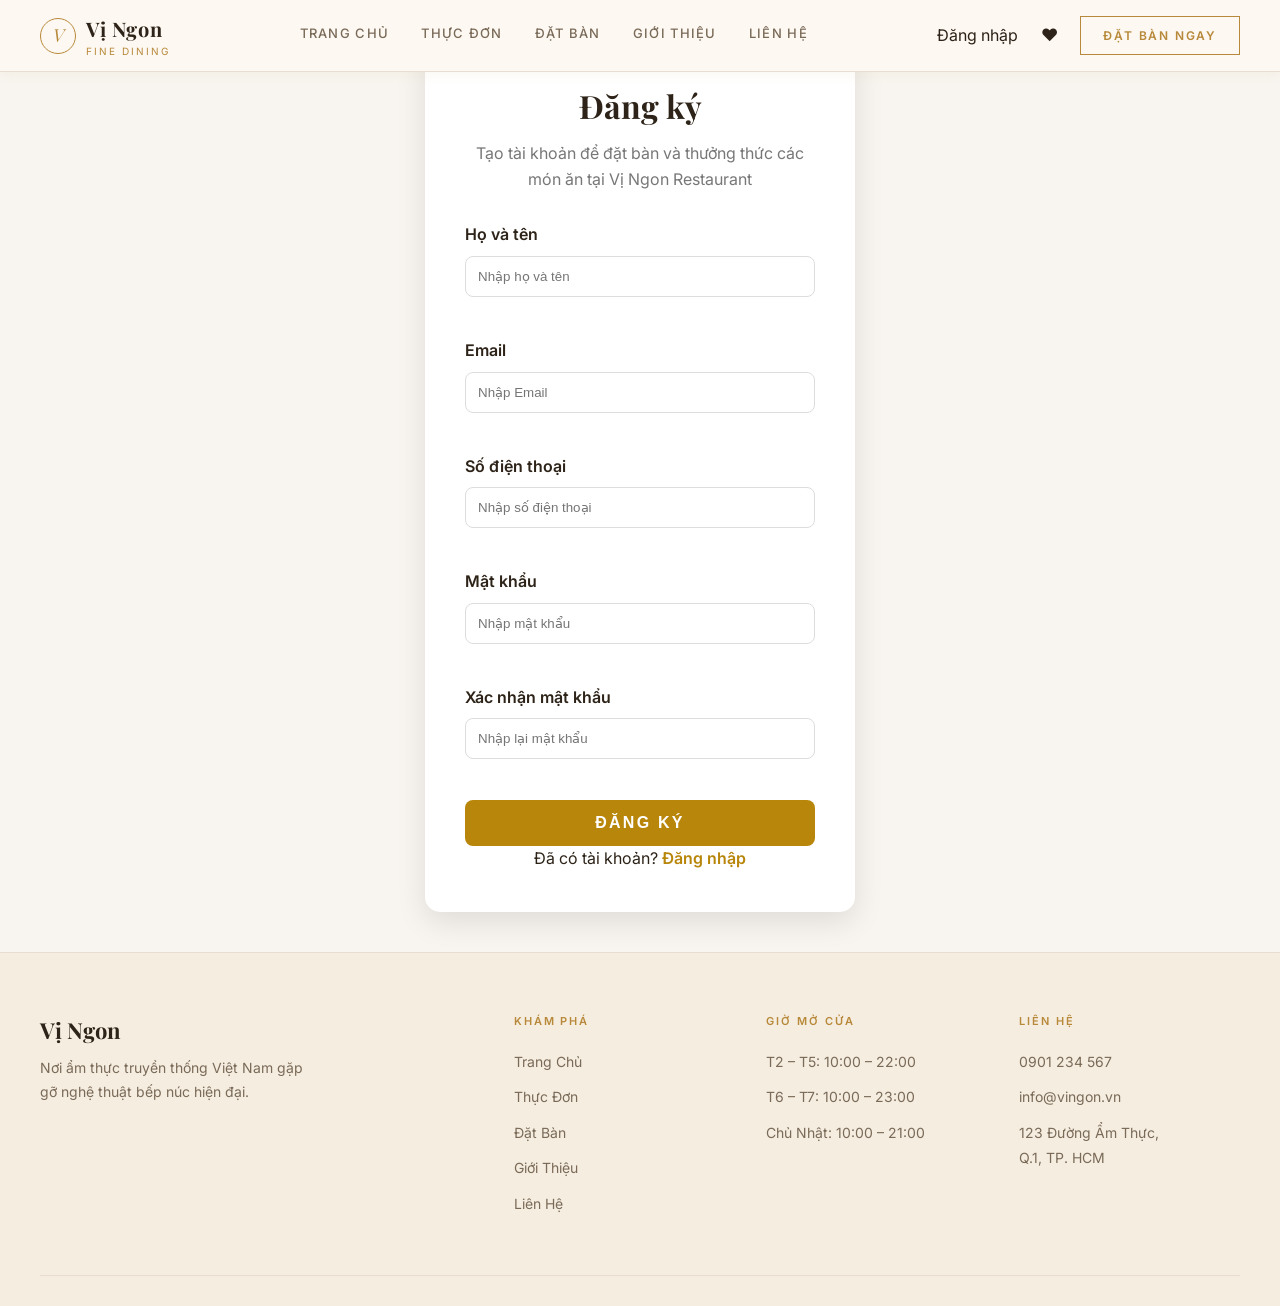
<file: pages/register.html>
<!DOCTYPE html>
<html lang="vi">

<head>
    <meta charset="UTF-8">
    <meta name="viewport" content="width=device-width, initial-scale=1.0">

    <title>Đăng ký | Vị Ngon Restaurant</title>

    <!--
        Trang: register.html - Trang Đăng ký
        Chức năng:
        - Cho phép người dùng tạo tài khoản mới.
        - Kiểm tra dữ liệu nhập và lưu tài khoản vào localStorage.
        Người viết: MSSV B2408835 - Họ tên: Trần Lý An
        Liên kết:
        - css/login.css: Giao diện trang đăng ký.
        - js/register.js: Xử lý đăng ký và kiểm tra dữ liệu.
    -->

    <!-- CSS dùng chung -->
    <link rel="stylesheet" href="../css/shared.css">

    <!-- CSS riêng của trang Đăng ký -->
    <link rel="stylesheet" href="../css/login.css">

    <!-- <link rel="stylesheet" href="../css/debug-outline.css" /> -->
    

    <!-- Kết nối Google Fonts -->
    <link rel="preconnect" href="https://fonts.googleapis.com">
    <link rel="preconnect" href="https://fonts.gstatic.com" crossorigin>

    <!-- Font chữ sử dụng -->
    <link href="https://fonts.googleapis.com/css2?family=Playfair+Display:wght@600;700&family=Inter:wght@400;500;600&display=swap" rel="stylesheet">

</head>

<body>
    <div id="site-header"></div>
    <!-- Khu vực chính của trang đăng ký -->
    <main class="login-page">

        <!-- Khung chứa biểu mẫu đăng ký -->
        <div class="login-container">

            <!-- Thẻ chứa nội dung đăng ký -->
            <div class="login-card">

                <!-- Tiêu đề -->
                <h1>Đăng ký</h1>

                <!-- Mô tả -->
                <p class="subtitle">
                    Tạo tài khoản để đặt bàn và thưởng thức các món ăn tại Vị Ngon Restaurant
                </p>

                <!-- Biểu mẫu đăng ký -->
                <form id="registerForm">

                    <!-- Họ và tên -->
                    <div class="form-group">

                        <label for="fullname">Họ và tên</label>

                        <input
                            type="text"
                            id="fullname"
                            placeholder="Nhập họ và tên">

                        <!-- Hiển thị lỗi họ và tên -->
                        <small id="fullnameError"></small>

                    </div>

                    <!-- Email -->
                    <div class="form-group">

                        <label for="email">Email</label>

                        <input
                            type="email"
                            id="email"
                            placeholder="Nhập Email">

                        <!-- Hiển thị lỗi Email -->
                        <small id="emailError"></small>

                    </div>

                    <!-- Số điện thoại -->
                    <div class="form-group">

                        <label for="phone">Số điện thoại</label>

                        <input
                            type="text"
                            id="phone"
                            placeholder="Nhập số điện thoại">

                        <!-- Hiển thị lỗi số điện thoại -->
                        <small id="phoneError"></small>

                    </div>

                    <!-- Mật khẩu -->
                    <div class="form-group">

                        <label for="password">Mật khẩu</label>

                        <input
                            type="password"
                            id="password"
                            placeholder="Nhập mật khẩu">

                        <!-- Hiển thị lỗi mật khẩu -->
                        <small id="passwordError"></small>

                    </div>

                    <!-- Xác nhận mật khẩu -->
                    <div class="form-group">

                        <label for="confirmPassword">Xác nhận mật khẩu</label>

                        <input
                            type="password"
                            id="confirmPassword"
                            placeholder="Nhập lại mật khẩu">

                        <!-- Hiển thị lỗi xác nhận mật khẩu -->
                        <small id="confirmError"></small>

                    </div>

                    <!-- Nút đăng ký -->
                    <button
                        type="submit"
                        class="btn-primary">

                        Đăng ký

                    </button>

                </form>

                <!-- Liên kết sang trang đăng nhập -->
                <p class="register">

                    Đã có tài khoản?

                    <a href="login.html">
                        Đăng nhập
                    </a>

                </p>

            </div>

        </div>

    </main>
    <div id="site-footer"></div>
    <script src="../js/shared.js"></script>
    <script src="../js/register.js"></script>

</body>

</html>
</file>
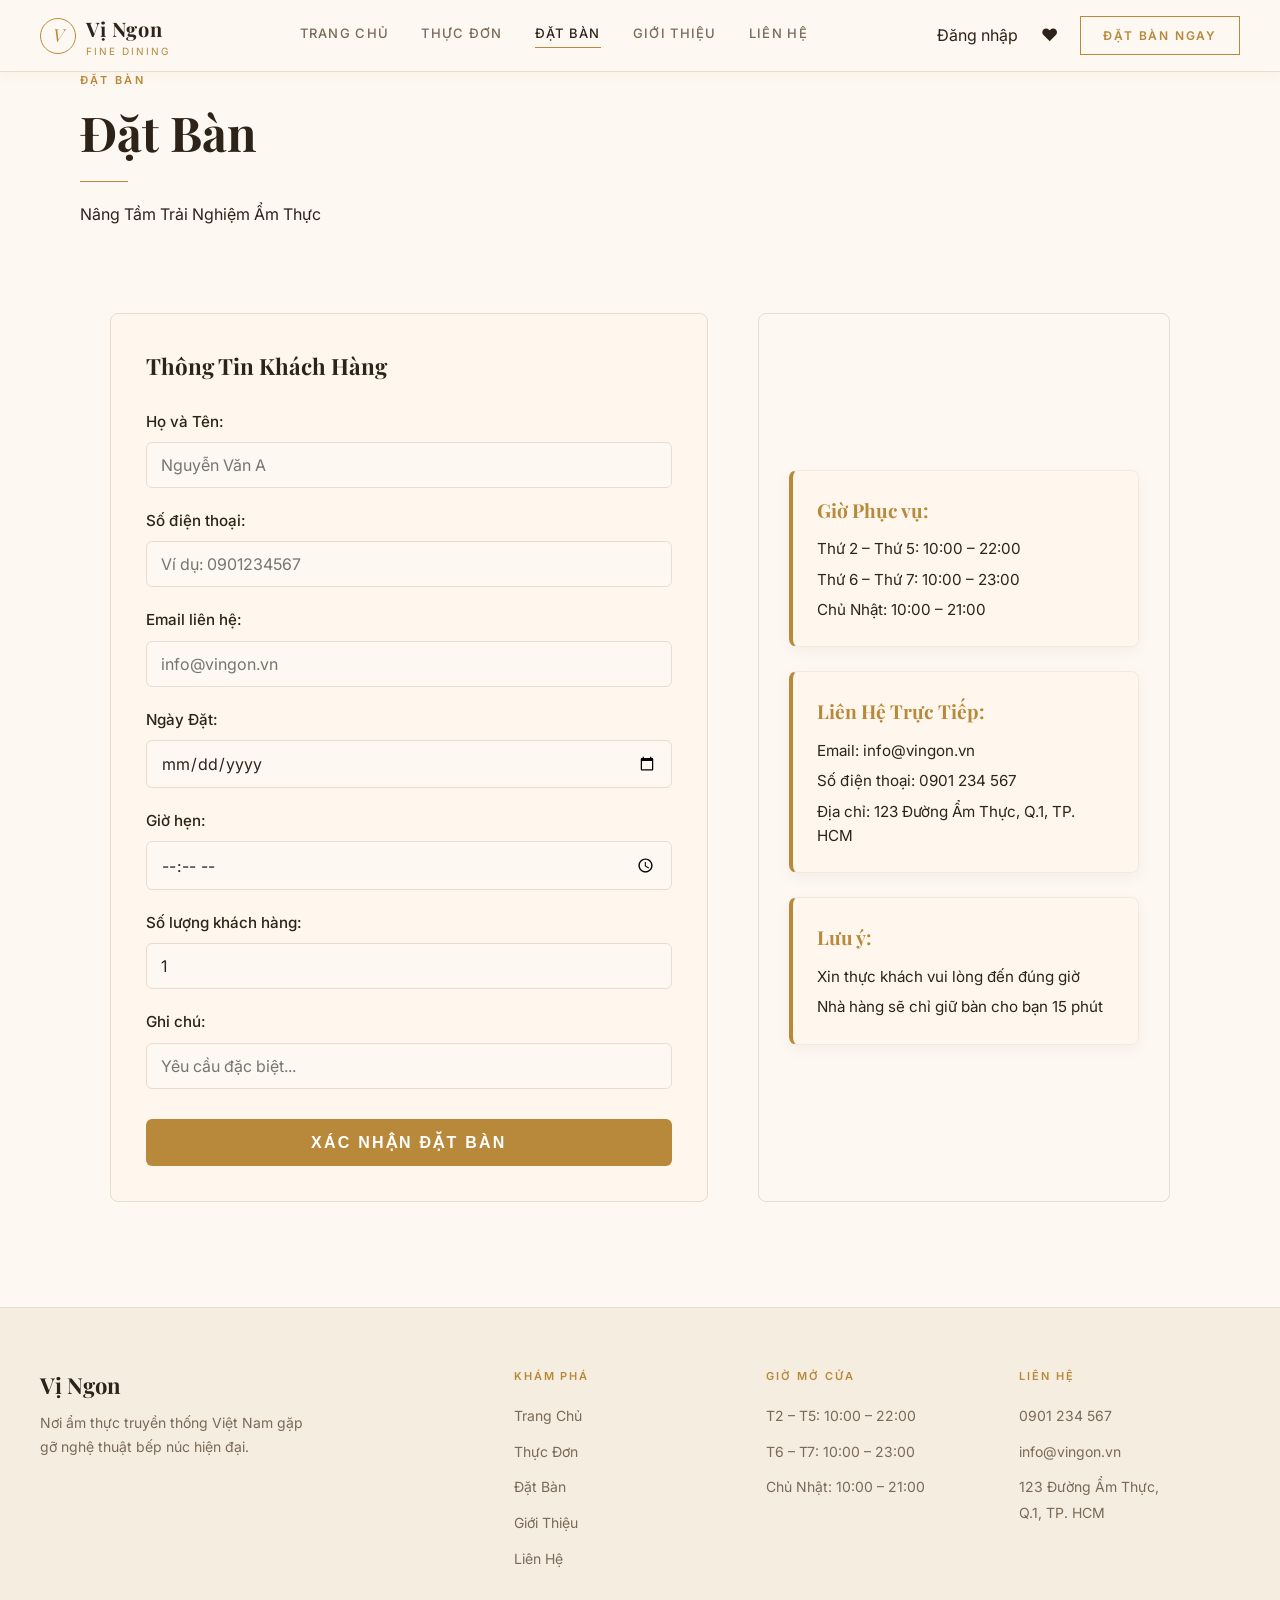
<file: pages/reservation.html>
<!doctype html>
<html lang="vi">
  <head>
    <meta charset="UTF-8" />
    <meta name="viewport" content="width=device-width, initial-scale=1.0" />
    <title>Vị Ngon — Đặt Bàn</title>

    <link rel="stylesheet" href="../css/shared.css" />
    <link rel="stylesheet" href="../css/reservation.css" />
    <!-- <link rel="stylesheet" href="../css/debug-outline.css" /> -->
    <link rel="preconnect" href="https://fonts.googleapis.com" />
    <link
      href="https://fonts.googleapis.com/css2?family=Playfair+Display:ital,wght@0,700;1,400&family=Inter:wght@400;500;600&display=swap"
      rel="stylesheet"
    />
  </head>
  <body>
    <div id="site-header"></div>

    <main>
      <section class="page-hero">
        <div class="container">
          <p class="section-label">Đặt Bàn</p>
          <h1 class="section-title">Đặt Bàn</h1>
          <div class="divider-gold"></div>
          <p class="page-hero-desc">Nâng Tầm Trải Nghiệm Ẩm Thực</p>
        </div>
      </section>

      <section class="reservation-section">
        <div class="container">
          <div class="reservation-container">
            <div class="information">
              <form id="reservationForm">
                <p>Thông Tin Khách Hàng</p>
                <p>
                  <label for="fullName">Họ và Tên:</label><br />
                  <input
                    type="text"
                    id="fullName"
                    name="fullName"
                    placeholder="Nguyễn Văn A"
                    required
                  />
                </p>
                <p>
                  <label for="userPhone">Số điện thoại:</label><br />
                  <input
                    type="tel"
                    id="userPhone"
                    name="userPhone"
                    placeholder="Ví dụ: 0901234567"
                    pattern="[0-9]{10}"
                    title="Số điện thoại phải bao gồm đúng 10 chữ số từ 0-9"
                    required
                  />
                </p>
                <p>
                  <label for="userEmail">Email liên hệ:</label><br />
                  <input
                    type="email"
                    id="userEmail"
                    name="userEmail"
                    placeholder="info@vingon.vn"
                    required
                  />
                </p>
                <p>
                  <label for="Reserve_Date">Ngày Đặt:</label><br />
                  <input
                    type="date"
                    id="Reserve_Date"
                    name="Reserve_Date"
                    required
                  />
                </p>
                <p>
                  <label for="appointment"> Giờ hẹn:</label><br />
                  <input
                    type="time"
                    id="appointment"
                    name="appointmentDate"
                    required
                  />
                </p>
                <p>
                  <label for="partySize">Số lượng khách hàng:</label><br />
                  <input
                    type="number"
                    id="partySize"
                    name="partySize"
                    value="1"
                    min="1"
                    max="50"
                    step="1"
                    required
                  />
                </p>
                <p>
                  <label for="note">Ghi chú:</label><br />
                  <input
                    type="text"
                    id="note"
                    name="note"
                    placeholder="Yêu cầu đặc biệt..."
                  />
                </p>

                <button type="submit" class="btn-primary">
                  Xác Nhận Đặt Bàn
                </button>
              </form>
            </div>

            <div class="benphai">
              <div class="info">
                <p>Giờ Phục vụ:</p>
                <p>Thứ 2 – Thứ 5: 10:00 – 22:00</p>
                <p>Thứ 6 – Thứ 7: 10:00 – 23:00</p>
                <p>Chủ Nhật: 10:00 – 21:00</p>
              </div>
              <div class="info">
                <p>Liên Hệ Trực Tiếp:</p>
                <p>Email: info@vingon.vn</p>
                <p>Số điện thoại: 0901 234 567</p>
                <p>Địa chỉ: 123 Đường Ẩm Thực, Q.1, TP. HCM</p>
              </div>
              <div class="info">
                <p>Lưu ý:</p>
                <p>Xin thực khách vui lòng đến đúng giờ</p>
                <p>Nhà hàng sẽ chỉ giữ bàn cho bạn 15 phút</p>
              </div>
            </div>
          </div>
        </div>
      </section>
    </main>

    <div id="site-footer"></div>

    <script src="../js/shared.js"></script>
    <script src="../js/reservation.js"></script>
  </body>
</html>
</file>
<file: css/shared.css>
/*
  ==========================================================================
  shared.css - Style dùng chung cho toàn site (header, footer, nút, container...)
  MSSV: B2405536 - Họ tên: Nguyễn Bảo Tín
  ==========================================================================
*/

/* ===== RESET mặc định trình duyệt ===== */
*,
*::before,
*::after {
  box-sizing: border-box; /* width/height tính luôn cả padding + border */
  margin: 0;
  padding: 0; /* xoá margin/padding mặc định của trình duyệt */
}

/* ===== BIẾN DÙNG CHUNG (CSS variables) ===== */
:root {
  --color-bg: #fdf8f2;        /* nền chính */
  --color-surface: #fff7ed;   /* nền khối nổi (card, form...) */
  --color-border: #e8ddd0;    /* màu viền chung */
  --color-gold: #b8893a;      /* vàng chủ đạo */
  --color-gold-dim: #d4a85a;  /* vàng nhạt (hover) */
  --color-cream: #2d2318;     /* chữ chính */
  --color-muted: #7a6a58;     /* chữ phụ/mờ */
  --color-white: #ffffff;

  --font-display: "Playfair Display", Georgia, serif; /* font tiêu đề */
  --font-body: "Inter", system-ui, sans-serif;         /* font nội dung */

  --nav-height: 72px; /* chiều cao header, dùng để bù padding-top cho main */
}

/* ===== Style thẻ HTML cơ bản ===== */
html {
  scroll-behavior: smooth; /* cuộn mượt khi bấm link neo (#id) */
}

body {
  background-color: var(--color-bg);
  color: var(--color-cream);
  font-family: var(--font-body);
  font-size: 16px;
  line-height: 1.6;
  min-height: 100vh;
  display: flex;
  flex-direction: column; /* header/main/footer xếp dọc, kỹ thuật sticky footer */
}

a {
  color: inherit;
  text-decoration: none;
}
img {
  max-width: 100%; /* ảnh responsive, không tràn khung */
  display: block;
}
ul {
  list-style: none;
}

/* ==========================================================================
   HEADER — Mobile: chỉ hiện logo + icon yêu thích + nút hamburger
   ========================================================================== */
.site-header {
  position: fixed; /* luôn dính đầu trang */
  top: 0;
  left: 0;
  right: 0;
  z-index: 1000; /* nổi trên mọi phần tử khác */
  height: var(--nav-height);
  background: rgba(253, 248, 242, 0.95);
  backdrop-filter: blur(12px); /* hiệu ứng kính mờ */
  border-bottom: 1px solid var(--color-border);
  display: flex;
  align-items: center;
  padding: 0 20px;
  justify-content: space-between; /* logo trái, actions phải */
  box-shadow: 0 2px 12px rgba(184, 137, 58, 0.07);
}

.header-logo {
  display: flex;
  align-items: center;
  gap: 10px;
}

.header-logo .logo-icon {
  width: 36px;
  height: 36px;
  border: 1.5px solid var(--color-gold);
  border-radius: 50%; /* hình tròn chứa chữ "V" */
  display: flex;
  align-items: center;
  justify-content: center;
  font-family: var(--font-display);
  color: var(--color-gold);
  font-size: 18px;
  font-style: italic;
}

.header-logo .logo-name {
  font-family: var(--font-display);
  font-size: 20px;
  font-weight: 700;
  letter-spacing: 0.03em;
  color: var(--color-cream);
}

.header-logo .logo-sub {
  font-size: 10px;
  letter-spacing: 0.2em; /* chữ phụ đề giãn rộng */
  text-transform: uppercase;
  color: var(--color-gold);
  display: block;
  margin-top: -2px; /* sát lên dòng logo chính */
}

/* Mobile: menu chính ẩn mặc định, hiện dạng dropdown khi bấm hamburger */
.nav-links {
  display: none;
  align-items: center;
  gap: 32px;
}

/* Nhóm nút bên phải header: icon yêu thích, đặt bàn, hamburger */
.header-actions {
  display: flex;
  align-items: center;
  gap: 12px;
}

/* Icon ♥ luôn hiện ở mọi trang, hiển thị số món yêu thích đã lưu (localStorage) */
.btn-favorite-header {
  position: relative; /* điểm neo cho .favorite-badge */
  display: flex;
  align-items: center;
  justify-content: center;
  width: 38px;
  height: 38px;
  font-size: 17px;
  color: var(--color-cream);
  transition: color 0.2s;
}

.btn-favorite-header:hover {
  color: #d1495b; /* đỏ hồng khi hover */
}

/* Badge số lượng món yêu thích, ẩn khi chưa có món nào */
.favorite-badge {
  position: absolute;
  top: -2px;
  right: -4px;
  min-width: 17px;
  height: 17px;
  padding: 0 4px;
  border-radius: 999px; /* luôn bo tròn 2 đầu */
  background: #d1495b;
  color: #fff;
  font-size: 10px;
  font-weight: 700;
  line-height: 17px;
  text-align: center;
}

.favorite-badge.hidden {
  display: none;
}

.nav-links a {
  font-size: 13px;
  font-weight: 500;
  letter-spacing: 0.1em;
  text-transform: uppercase;
  color: var(--color-muted);
  position: relative; /* điểm neo cho gạch chân ::after */
  padding-bottom: 4px;
  transition: color 0.25s;
}

.nav-links a::after {
  /* gạch chân chạy khi hover, tạo bằng pseudo-element */
  content: "";
  position: absolute;
  bottom: 0;
  left: 0;
  width: 0;
  height: 1px;
  background: var(--color-gold);
  transition: width 0.3s ease;
}

.nav-links a:hover,
.nav-links a.active {
  color: var(--color-cream); /* hover hoặc đang ở trang này */
}

.nav-links a:hover::after,
.nav-links a.active::after {
  width: 100%; /* gạch chân chạy hết chiều rộng chữ */
}

/* Mobile: nút Đặt Bàn trên header ẩn, chỉ hiện trong menu dropdown */
.btn-reserve {
  display: none;
  font-size: 12px;
  font-weight: 600;
  letter-spacing: 0.15em;
  text-transform: uppercase;
  padding: 9px 22px;
  border: 1px solid var(--color-gold);
  color: var(--color-gold);
  background: transparent;
  cursor: pointer;
  transition:
    background 0.25s,
    color 0.25s;
}

.btn-reserve:hover {
  background: var(--color-gold);
  color: var(--color-white); /* đảo màu khi hover */
}

/* Mobile: nút hamburger 3 gạch, hiện mặc định */
.nav-toggle {
  display: flex;
  flex-direction: column; /* 3 span xếp chồng dọc */
  gap: 5px;
  background: none;
  border: none;
  cursor: pointer;
  padding: 4px;
}

.nav-toggle span {
  display: block;
  width: 24px;
  height: 2px;
  background: var(--color-cream);
  transition:
    transform 0.3s,
    opacity 0.3s;
}

/* Khi có class "open" -> biến 3 gạch thành dấu X */
.nav-toggle.open span:nth-child(1) {
  transform: translateY(7px) rotate(45deg);
}
.nav-toggle.open span:nth-child(2) {
  opacity: 0;
}
.nav-toggle.open span:nth-child(3) {
  transform: translateY(-7px) rotate(-45deg);
}

/* Menu dropdown mobile, bật/tắt qua class "nav-mobile-open" trên <body> */
.nav-mobile-open .nav-links {
  display: flex;
  flex-direction: column;
  position: fixed; /* nổi đè lên nội dung */
  top: var(--nav-height);
  left: 0;
  right: 0;
  background: var(--color-surface);
  border-bottom: 1px solid var(--color-border);
  padding: 24px 32px;
  gap: 20px;
  z-index: 999;
}

.nav-mobile-open .btn-reserve {
  display: inline-block; /* hiện lại nút Đặt Bàn trong dropdown */
}

main {
  flex: 1; /* chiếm hết khoảng trống còn lại -> sticky footer */
  padding-top: var(--nav-height); /* bù phần header fixed đang che phía trên */
}

/* ==========================================================================
   FOOTER — Mobile: xếp 1 cột
   ========================================================================== */
.site-footer {
  background: #f5ede0;
  border-top: 1px solid var(--color-border);
  padding: 60px 20px 30px;
}

.footer-grid {
  max-width: 1200px;
  margin: 0 auto; /* canh giữa */
  display: grid;
  grid-template-columns: 1fr; /* Mobile: 1 cột */
  gap: 32px;
  padding-bottom: 48px;
  border-bottom: 1px solid var(--color-border);
}

.footer-brand .logo-name {
  font-family: var(--font-display);
  font-size: 22px;
  font-weight: 700;
  color: var(--color-cream);
  margin-bottom: 8px;
}

.footer-brand p {
  font-size: 14px;
  color: var(--color-muted);
  line-height: 1.7;
  max-width: 280px; /* giới hạn chiều rộng đoạn giới thiệu */
}

.footer-col h4 {
  font-size: 11px;
  font-weight: 600;
  letter-spacing: 0.18em;
  text-transform: uppercase;
  color: var(--color-gold);
  margin-bottom: 18px;
}

.footer-col ul li {
  margin-bottom: 10px;
}

.footer-col ul li a {
  font-size: 14px;
  color: var(--color-muted);
  transition: color 0.2s;
}

.footer-col ul li a:hover {
  color: var(--color-cream);
}

/* Mobile: dòng cuối footer xếp dọc, canh giữa */
.footer-bottom {
  max-width: 1200px;
  margin: 24px auto 0;
  display: flex;
  flex-direction: column;
  gap: 8px;
  align-items: center;
  font-size: 13px;
  color: var(--color-muted);
  text-align: center;
}

/* ==========================================================================
   CLASS TIỆN ÍCH DÙNG CHUNG (container, nút, tiêu đề section...)
   ========================================================================== */
.container {
  max-width: 1200px;
  margin: 0 auto;
  padding: 0 20px; /* đệm 2 bên tránh dính mép mobile */
}

.section-label {
  font-size: 11px;
  font-weight: 600;
  letter-spacing: 0.22em; /* nhãn nhỏ trên tiêu đề chính */
  text-transform: uppercase;
  color: var(--color-gold);
  margin-bottom: 14px;
}

.section-title {
  font-family: var(--font-display);
  font-size: clamp(28px, 4vw, 48px); /* cỡ chữ co giãn theo màn hình, min 28px - max 48px */
  font-weight: 700;
  color: var(--color-cream);
  line-height: 1.2;
}

.btn-primary {
  display: inline-block;
  padding: 14px 36px;
  background: var(--color-gold); /* nút chính, nền vàng đặc */
  color: var(--color-white);
  font-size: 13px;
  font-weight: 700;
  letter-spacing: 0.14em;
  text-transform: uppercase;
  cursor: pointer;
  border: none;
  transition:
    background 0.25s,
    transform 0.2s;
}

.btn-primary:hover {
  background: #a07730;
  transform: translateY(-1px); /* nhô nhẹ lên khi hover */
}

.btn-outline {
  display: inline-block;
  padding: 13px 35px;
  border: 1px solid var(--color-gold); /* nút phụ, chỉ viền */
  color: var(--color-gold);
  background: transparent;
  font-size: 13px;
  font-weight: 600;
  letter-spacing: 0.14em;
  text-transform: uppercase;
  cursor: pointer;
  transition:
    background 0.25s,
    color 0.25s;
}

.btn-outline:hover {
  background: var(--color-gold); /* đảo màu khi hover */
  color: var(--color-white);
}

.divider-gold {
  width: 48px;
  height: 1px;
  background: var(--color-gold); /* đường kẻ trang trí phân cách */
  margin: 20px 0;
}

/* ==========================================================================
   MEDIA QUERY — mobile-first, mở rộng dần cho màn hình lớn
   ========================================================================== */

/* Tablet (>=600px) */
@media (min-width: 600px) {
  .footer-grid {
    grid-template-columns: 1fr 1fr; /* footer 2 cột */
  }
  .footer-bottom {
    flex-direction: row; /* dòng cuối footer nằm ngang */
    justify-content: space-between;
    text-align: left;
  }
  .container {
    padding: 0 40px; /* đệm rộng hơn */
  }
}

/* Desktop (>=900px): hiện menu ngang, ẩn hamburger */
@media (min-width: 900px) {
  .site-header {
    padding: 0 40px;
  }

  .nav-links {
    display: flex; /* hiện menu ngang */
  }

  .btn-reserve {
    display: inline-block; /* hiện thẳng trên header */
  }

  .nav-toggle {
    display: none; /* không cần hamburger nữa */
  }

  /* Ghi đè style dropdown mobile phòng khi resize từ mobile lên desktop
     mà class "nav-mobile-open" chưa được gỡ */
  .nav-mobile-open .nav-links {
    position: static;
    flex-direction: row;
    padding: 0;
    border-bottom: none;
    background: transparent;
  }

  .footer-grid {
    grid-template-columns: 2fr 1fr 1fr 1fr; /* cột brand rộng gấp đôi 3 cột còn lại */
  }

  .site-footer {
    padding: 60px 40px 30px;
  }
}
</file>
<file: css/home.css>
/* NGUYEN QUOC BAO - B2405486 */
/* Phần hiển thị chính (Hero Banner) đầu trang */
.hero {
  position: relative; /* Đặt vị trí tương đối để các phần tử con (như overlay) có thể định vị theo nó */
  width: 100%; /* Chiều rộng chiếm toàn bộ màn hình */
  height: 100vh; /* Chiều cao bằng 100% chiều cao của cửa sổ trình duyệt (viewport height) */
  background-image: url("../images/hero-bg.jpg"); /* Đặt ảnh nền cho banner */
  background-size: cover; /* Phóng to ảnh nền để phủ kín toàn bộ khu vực, không làm méo tỉ lệ */
  background-position: center; /* Căn giữa ảnh nền */
  overflow: hidden; /* Ẩn đi những phần bị tràn ra ngoài kích thước của hero */
}

/* Lớp phủ mờ màu tối đè lên ảnh nền để chữ hiển thị rõ hơn */
.hero-overlay {
  position: absolute; /* Định vị tuyệt đối đè lên thẻ .hero */
  top: 0;
  left: 0;
  width: 100%;
  height: 100%;
  background: rgba(45, 35, 24, 0.75); /* Màu nâu đen với độ trong suốt 75% */
  display: flex; /* Dùng Flexbox để dễ dàng căn chỉnh nội dung bên trong */
  align-items: center; /* Căn giữa nội dung theo chiều dọc */
  justify-content: center; /* Căn giữa nội dung theo chiều ngang */
  text-align: center; /* Căn giữa đoạn văn bản bên trong */
}

/* Khung chứa nội dung chữ và nút bấm trong Hero */
.hero-content {
  position: relative; 
  z-index: 10; /* Đặt chỉ số z cao hơn để nổi lên trên lớp overlay */
  max-width: 800px; /* Giới hạn chiều rộng tối đa là 800px để văn bản không bị quá dài */
  width: 100%;
  padding: 0 20px; /* Thêm khoảng cách 20px ở hai bên trái/phải để không dính sát viền màn hình */
  box-sizing: border-box; /* Tính toán padding nằm bên trong tổng chiều rộng */
}

/* Tiêu đề chính của Hero */
.hero-title {
  font-family: var(--font-display); /* Sử dụng biến font chữ dành cho tiêu đề */
  font-size: clamp(36px, 6vw, 64px); /* Cỡ chữ linh hoạt: nhỏ nhất 36px, lớn nhất 64px, thay đổi theo 6% chiều rộng màn hình */
  color: var(--color-white); /* Màu chữ trắng lấy từ biến hệ thống */
  font-weight: 700; /* In đậm chữ (Bold) */
  line-height: 1.2; /* Khoảng cách giữa các dòng là 1.2 lần cỡ chữ */
  margin-top: 15px; 
  margin-bottom: 25px; /* Cách phần tử bên dưới 25px */
  font-kerning: none; /* Tắt tính năng tự điều chỉnh khoảng cách giữa các cặp chữ cái đặc biệt */
  font-feature-settings: "kern" 0; /* Tắt tính năng kerning trong OpenType */
}

/* Tiêu đề phụ của Hero */
.hero-subtitle {
  font-family: var(--font-body); /* Sử dụng biến font chữ dành cho nội dung văn bản */
  font-size: clamp(16px, 2vw, 20px); /* Cỡ chữ linh hoạt: 16px - 20px */
  color: rgba(255, 255, 255, 0.85); /* Màu trắng với độ trong suốt 85% */
  margin-bottom: 40px; /* Tạo khoảng cách 40px với các nút bấm bên dưới */
}

/* Khu vực chứa các nút bấm trong Hero */
.hero-btns {
  display: flex; /* Dùng flexbox để xếp các nút nằm ngang hàng */
  gap: 20px; /* Khoảng cách giữa các nút là 20px */
  justify-content: center; /* Căn giữa cụm nút bấm */
}

/* Tùy chỉnh bo góc cho nút chính (Primary Button) */
.hero-btns .btn-primary {
  border-radius: 30px; /* Bo tròn các góc để tạo hình viên thuốc (pill shape) */
}

/* Tùy chỉnh nút viền (Outline Button) */
.hero-btns .btn-outline {
  border-color: var(--color-white); /* Viền màu trắng */
  color: var(--color-white); /* Chữ màu trắng */
  border-radius: 30px; /* Bo tròn các góc giống nút chính */
}

/* Hiệu ứng khi di chuột (hover) vào nút viền */
.hero-btns .btn-outline:hover {
  background: var(--color-white); /* Nền đổi thành trắng */
  color: var(--color-gold); /* Chữ đổi thành màu vàng kim */
}

/* Khu vực Món ăn nổi bật (Featured Dishes) */
.featured-dishes {
  padding: 80px 0; /* Tạo khoảng trống 80px ở trên và dưới section */
  background-color: var(--color-bg); /* Đặt màu nền lấy từ biến --color-bg */
}

/* Nhãn chú thích nhỏ (vd: "Menu của chúng tôi") trong khu vực Món ăn */
.featured-dishes .section-label {
  display: block; 
  color: var(--color-gold); /* Màu chữ vàng kim */
  font-size: 14px; /* Cỡ chữ nhỏ */
  font-weight: 600; /* In đậm vừa phải */
  text-transform: uppercase; /* Viết hoa toàn bộ các chữ cái */
  letter-spacing: 2px; /* Tăng khoảng cách giữa các chữ cái ra 2px */
  margin-bottom: 10px; /* Cách tiêu đề chính bên dưới 10px */
}

/* Tiêu đề chính của khu vực Món ăn nổi bật */
.featured-dishes .section-title {
  margin-bottom: 50px; /* Tạo khoảng cách 50px so với danh sách món ăn */
  font-size: 40px; /* Cỡ chữ lớn 40px */
  color: var(--color-cream); /* Màu chữ kem/trắng ngà */
  font-family: var(--font-display); /* Sử dụng font chữ tiêu đề */
}

/* Class tiện ích dùng để căn giữa nội dung văn bản */
.text-center {
  text-align: center;
}

/* Lưới hiển thị danh sách món ăn */
/* Mobile-first: Mặc định layout chỉ có 1 cột cho thiết bị di động */
.dish-grid {
  display: grid; /* Sử dụng CSS Grid để bố cục */
  grid-template-columns: 1fr; /* Mặc định 1 cột chiếm toàn bộ không gian (1 phân số) */
  gap: 30px; /* Khoảng cách giữa các thẻ món ăn (dọc & ngang) là 30px */
  margin-top: 50px;
  margin-bottom: 50px;
}

/* Thẻ bao bọc thông tin của một món ăn */
.dish-card {
  background-color: var(--color-white); /* Nền thẻ màu trắng */
  border: 1px solid var(--color-border); /* Viền mỏng xung quanh thẻ */
  border-radius: 8px; /* Bo góc thẻ 8px */
  overflow: hidden; /* Ẩn đi phần ảnh bị chườm ra khỏi các góc bo tròn */
  box-shadow: 0 4px 15px rgba(184, 137, 58, 0.05); /* Đổ bóng nhẹ màu vàng/nâu với độ mờ 5% */
  transition: transform 0.3s, box-shadow 0.3s; /* Hiệu ứng chuyển động mượt mà trong 0.3 giây khi có sự thay đổi */
}

/* Hiệu ứng khi di chuột (hover) vào thẻ món ăn */
.dish-card:hover {
  transform: translateY(-5px); /* Đẩy thẻ dịch lên trên 5px tạo cảm giác nổi lên */
  box-shadow: 0 8px 30px rgba(184, 137, 58, 0.1); /* Tăng độ đậm và kích thước của bóng đổ */
}

/* Hình ảnh món ăn trong thẻ */
.dish-card img {
  width: 100%; /* Hình ảnh phủ kín chiều ngang thẻ */
  aspect-ratio: 4 / 3; /* Cố định tỉ lệ khung hình là 4:3 (ngang:dọc) */
  object-fit: cover; /* Cắt và lấp đầy khung hình mà không làm méo ảnh */
}

/* Khu vực chứa nội dung chữ bên dưới ảnh món ăn */
.card-content {
  padding: 24px 20px; /* Khoảng trống bên trong: 24px (trên/dưới), 20px (trái/phải) */
}

/* Tên món ăn */
.card-content h3 {
  font-family: var(--font-display); 
  font-size: 20px;
  color: var(--color-cream);
  font-weight: 700;
  margin-bottom: 8px; /* Cách phần mô tả bên dưới 8px */
}

/* Đoạn mô tả món ăn */
.card-content p {
  font-family: var(--font-body);
  font-size: 14px;
  color: var(--color-muted); /* Chữ màu nhạt/tối (tùy biến) */
  margin-bottom: 20px;
  height: 48px; /* Cố định chiều cao phần mô tả (thường bằng khoảng 2-3 dòng chữ) */
  overflow: hidden; /* Ẩn đi đoạn văn bản bị quá dài vượt quá 48px */
}

/* Thanh chứa giá tiền và các thành phần khác dưới cùng của thẻ */
.price-bar {
  display: flex;
  justify-content: space-between; /* Đẩy các phần tử ra 2 phía (trái/phải) */
  align-items: center; /* Căn giữa theo chiều dọc */
  margin-top: auto; /* Đẩy thanh giá xuống dưới cùng của thẻ nếu thẻ bị kéo dài */
}

/* Khối hiển thị giá tiền */
.price {
  font-family: var(--font-body);
  font-size: 16px;
  font-weight: 700;
  color: var(--color-gold); /* Chữ màu vàng kim */
  background: var(--color-white); /* Nền trắng */
  padding: 4px 10px; /* Tạo khoảng trống xung quanh chữ (tạo hình như một cái nhãn) */
  border-radius: 4px; /* Bo góc nhãn 4px */
}

/* Khu vực nút "Xem tất cả" (View all) */
.view-all {
  margin-top: 20px; 
}

/* Bo tròn nút "Xem tất cả" */
.view-all .btn-outline {
  border-radius: 30px;
}

/* ==============================
   Nút Quay lại đầu trang (Back to top)
   ============================== */
.back-to-top {
  position: fixed; /* Ghim vị trí cố định trên màn hình, không trôi theo khi cuộn trang */
  bottom: 30px; /* Cách lề dưới 30px */
  right: 30px; /* Cách lề phải 30px */
  width: 45px; /* Chiều rộng 45px */
  height: 45px; /* Chiều cao 45px */
  background-color: var(--color-gold); /* Dùng biến --color-gold làm màu nền */
  color: #fff; /* Màu chữ hoặc icon bên trong là màu trắng */
  border: none; /* Bỏ viền mặc định */
  border-radius: 50%; /* Bo góc 50% để tạo thành hình tròn hoàn hảo */
  font-size: 20px; /* Cỡ icon/chữ bên trong */
  cursor: pointer; /* Đổi con trỏ chuột thành hình bàn tay khi di chuột vào */
  display: flex; 
  justify-content: center; /* Căn giữa icon theo chiều ngang */
  align-items: center; /* Căn giữa icon theo chiều dọc */
  box-shadow: 0 4px 6px rgba(0, 0, 0, 0.2); /* Đổ bóng màu đen nhẹ */
  z-index: 999; /* Đảm bảo nút luôn nằm trên cùng các phần tử khác */
  
  /* Ẩn hiện khi cuộn bằng opacity và visibility (home.js sẽ add class tương ứng) */
  opacity: 0; /* Trong suốt hoàn toàn (ẩn đi) */
  visibility: hidden; /* Xóa khỏi luồng tương tác để không bấm nhầm khi đang ẩn */
  transition: opacity 0.3s ease, visibility 0.3s ease, transform 0.3s ease; /* Hiệu ứng xuất hiện, biến mất và di chuyển mượt mà */
}

/* Hiệu ứng khi di chuột vào nút Back to top */
.back-to-top:hover {
  transform: translateY(-3px); /* Nhích lên trên 3px */
  filter: brightness(0.9); /* Giảm độ sáng xuống 90% (Làm màu tối đi 1 chút) */
}

/* Class được add từ JS (home.js) khi cuộn trang xuống quá một khoảng nhất định */
.back-to-top.show {
  opacity: 1; /* Hiển thị rõ ràng hoàn toàn */
  visibility: visible; /* Có thể tương tác và click được */
}

/* ==============================
   Overrides (Ghi đè thuộc tính)
   ============================== */
/* Xóa khoảng trắng do margin/padding mặc định hoặc từ shared.css đẩy xuống */
main {
  padding-top: 0 !important; /* Dùng !important để buộc loại bỏ padding top, ghi đè các luật CSS khác */
  margin-top: 0 !important; /* Loại bỏ margin top */
}

.hero {
  margin-top: 0 !important; /* Đảm bảo khối hero dính sát lên đầu trang */
}


/* ==============================
   Tablet trở lên (Thay thế max-width: 900px cũ)
   ============================== */
/* Media query: Áp dụng cho màn hình có chiều rộng từ 600px trở lên (Tablet) */
@media (min-width: 600px) {
  .dish-grid {
    grid-template-columns: 1fr 1fr; /* Đổi giao diện danh sách món ăn thành 2 cột bằng nhau */
  }
}

/* ==============================
   Desktop trở lên (Thay thế max-width: 600px cũ)
   ============================== */
/* Media query: Áp dụng cho màn hình có chiều rộng từ 900px trở lên (Desktop) */
@media (min-width: 900px) {
  .dish-grid {
    grid-template-columns: repeat(3, 1fr); /* Đổi giao diện danh sách món ăn thành 3 cột bằng nhau */
  }
}
</file>
<file: css/debug-outline.css>
/* Outline */
* {
  outline: 2px dashed #a855f7 !important;
  outline-offset: -2px;
}

body,
main {
  outline: 3px solid #06b6d4 !important;
}

header,
footer,
nav {
  outline: 3px solid #22c55e !important;
}

section {
  outline: 2px dashed #ec4899 !important;
}

.container {
  outline: 2px dashed #3b82f6 !important;
}

h1,
h2,
h3,
.section-title,
.page-hero-desc,
.section-label {
  outline: 2px dashed #f97316 !important;
}

button,
.tab-btn,
.btn-primary,
.btn-outline,
.btn-reserve,
.btn-favorite-header {
  outline: 3px solid #ea580c !important;
}

.menu-item,
.menu-grid > * {
  outline: 3px solid #16a34a !important;
}

img {
  outline: 3px solid #eab308 !important;
}

a {
  outline: 2px dashed #6366f1 !important;
}

.divider-gold {
  outline: 2px dotted #db2777 !important;
}
</file>
<file: css/about.css>
/*
  about.css - Style riêng cho trang Giới Thiệu (about.html)
    MSSV: B2408835
    Họ tên: Trần Lý An
  Chiến lược Responsive: MOBILE-FIRST
    - Style gốc bên dưới được viết cho màn hình nhỏ (điện thoại) trước.
    - Dùng @media (min-width: ...) để mở rộng dần giao diện
      lên Tablet và Desktop.
*/

/* ==========================
   PHẦN HERO ĐẦU TRANG
   Hiển thị tiêu đề và mô tả
   của trang Giới thiệu.
========================== */

.page-hero {
  padding: 70px 0 50px;
  background: #fff7ed;
  border-bottom: 1px solid var(--color-border);
}

.page-hero-desc {
  max-width: 700px;
  font-size: 16px;
  line-height: 1.8;
  color: var(--color-muted);
}

/* ==========================
   PHẦN CÂU CHUYỆN NHÀ HÀNG
   Hiển thị hình ảnh và nội dung
   giới thiệu về nhà hàng.
========================== */

.about-story {
  padding: 60px 0;
}

.story-content {
  display: flex;
  flex-direction: column;
  gap: 40px;
}

.story-image,
.story-text {
  width: 100%;
}

.story-image {
  overflow: hidden;
  border: 1px solid var(--color-border);
  background: #f5f5f5;
}

.story-image img {
  width: 100%;
  display: block;
  object-fit: cover;
  transition: transform 0.4s;
}

/* Phóng to nhẹ hình ảnh khi di chuột */

.story-image:hover img {
  transform: scale(1.05);
}

.story-text p {
  margin-top: 18px;
  font-size: 15px;
  line-height: 1.8;
  color: var(--color-muted);
}

/* ==========================
   PHẦN ĐỘI NGŨ ĐẦU BẾP
   Hiển thị các đầu bếp của
   nhà hàng dưới dạng lưới.
========================== */

.team {
  padding: 60px 0;
  background: var(--color-white);
  text-align: center;
}

/* Mobile: mặc định hiển thị 1 cột */

.team-grid {
  display: grid;
  grid-template-columns: 1fr;
  gap: 30px;
  margin-top: 50px;
}


 /* Thẻ hiển thị thông tin của từng đầu bếp */
.chef-card {
  background: var(--color-white);
  border: 1px solid var(--color-border);
  padding: 30px 20px;

  opacity: 0;
  transform: translateY(30px);

  transition:
    opacity 0.5s ease,
    transform 0.5s ease,
    border-color 0.25s,
    box-shadow 0.25s;
}

/* JavaScript sẽ thêm class "show"
   khi thẻ đầu bếp xuất hiện trên màn hình */

.chef-card.show {
  opacity: 1;
  transform: translateY(0);
}

/* Hiệu ứng khi di chuột */

.chef-card:hover {
  border-color: var(--color-gold);
  transform: translateY(-5px);
  box-shadow: 0 8px 20px rgba(184, 137, 58, 0.12);
}

/* Ảnh đầu bếp */

.chef-card img {
  width: 140px;
  height: 140px;
  border-radius: 50%;
  object-fit: cover;
  display: block;
  margin: 0 auto 20px;
}

/* Tên đầu bếp */

.chef-card h3 {
  font-family: var(--font-display);
  color: var(--color-cream);
  font-size: 22px;
  margin-bottom: 8px;
}

/* Chức vụ */

.chef-card span {
  display: block;
  color: var(--color-gold);
  font-size: 13px;
  font-weight: 600;
  text-transform: uppercase;
  letter-spacing: 0.08em;
  margin-bottom: 15px;
}

/* Mô tả */

.chef-card p {
  font-size: 14px;
  line-height: 1.7;
  color: var(--color-muted);
}

/* ==========================================
   Tablet trở lên (>=768px)
   - Chuyển phần câu chuyện thành 2 cột.
   - Đội ngũ đầu bếp hiển thị 2 cột.
========================================== */

@media (min-width: 768px) {

  .page-hero {
    padding: 80px 0 55px;
  }

  .about-story,
  .team {
    padding: 70px 0;
  }

  .story-content {
    flex-direction: row;
    align-items: center;
    gap: 50px;
  }

  .story-image,
  .story-text {
    flex: 1;
  }

  .team-grid {
    grid-template-columns: repeat(2, 1fr);
  }

  .chef-card img {
    width: 150px;
    height: 150px;
  }

}

/* ==========================================
   Desktop trở lên (>=992px)
   - Đội ngũ đầu bếp hiển thị 3 cột.
   - Tăng khoảng cách giữa các phần.
========================================== */

@media (min-width: 992px) {

  .page-hero {
    padding: 90px 0 60px;
  }

  .about-story,
  .team {
    padding: 80px 0;
  }

  .story-content {
    gap: 60px;
  }

  .team-grid {
    grid-template-columns: repeat(3, 1fr);
  }

  .chef-card img {
    width: 160px;
    height: 160px;
  }

}
</file>
<file: css/contact.css>
/*
  contact.css - Style riêng cho trang Liên hệ (contact.html)
  MSSV: B2404886 - Họ tên: Võ Quỳnh Trân
  Chiến lược Responsive: MOBILE-FIRST
    - Style gốc bên dưới được viết cho màn hình nhỏ (điện thoại) trước
    - Dùng @media (min-width: ...) để MỞ RỘNG dần layout lên tablet/desktop
*/

/* Phần đầu của trang Liên hệ chỉnh theo mặc định  */
.page-hero {
  padding: 90px 0 60px; /*khoảng cách bên trong theo thông số trên,trái phải, dưới */
  background: var(--color-surface);
  border-bottom: 1px solid var(--color-border);
}

/* Phẫn nhãn chú thích đầu trang */
.page-hero-desc {
  color: var(--color-muted);
}

/*Phần thông tin chính của trang Liên hệ xếp thành cột dọc theo màn hình điện thoại*/
.contact-section {
  display: flex;  /*Sử dụng Flex layout để chia các phần thông tin*/
  flex-direction: column; /* Quy định hướng sắp xếp các phần tử của cha là Flex theo côt*/
  padding: 45px 30px; /*khoảng cách bên trong theo thông số trên dưới, trái phải */
  gap: 30px; /* khoảng cách giữ các khung với nhau*/
}

/*Phần cột thông tin liên hệ*/
/*Dùng flex để sắp xếp các thông tin theo cột dọc*/
.contact-info {
  display: flex;
  flex-direction: column;
  gap: 50px;
  border: 1px solid var(--color-border);
  padding: 30px; /*khoảng cách bên trong theo thông số duy nhất cho cả trên dưới trái phải */
  background-color: var(--color-surface);
}

/*Từng khung nội dung của phần thông tin Liên lạc*/
.info-item {
  display: flex;
  gap: 20px;
}

/*Các biểu tượng icon thông tin*/
/*Cân chỉnh các ảnh icon chính giữa theo chiều dọc và ngang
  Cố định chiều rộng và cao của icon để khi co/giãn vẫn giữ đúng kích thước*/
.info-icon {
  border: 1px solid var(--color-border);
  border-radius: 50%;
  padding: 7px;
  display: flex;
  justify-content: center; /*Xử lí hình vào chính giữa theo chiều ngang*/
  align-items: center; /*Xử lí hình vào chính giữa theo chiều dọc*/
  width: 50px;
  height: 50px;
  flex-shrink: 0; /*không cho các icon co lại khi màn hình thu nhỏ -> vẫn giữ được kích thước rộng và dài là 50px*/
}

.info-text a,
.info-text h2 {
  font-family: var(--font-display);
  font-size: 16px;
  color: var(--color-gold);
  transition: color 0.25s ease; /*hiệu ứng chuyển màu chữ khi rê chuột*/
}
/*Chuyển từ màu gold sang cream khi rê chuột*/
.info-text a:hover,
.info-text h2:hover {
  color: var(--color-cream); 
}

.info-text p {
  color: var(--color-muted);
  line-height: 2.5;
  font-size: 13px;
}
 
/*Phần khung Góp ý, gửi liên hệ*/
.contact-form {
  border: 1px solid var(--color-border);
  padding: 30px;
  background-color: var(--color-surface);
}

.contact-form h3 {
  font-family: var(--font-display);
  font-size: 24px;
}

/* Tạo khoảng cách cho từng khung nhập. 
   Tại sao không dùng gap ? => Chỉ dùng khi phần tử đó có cha là Flex hoặc Grid */
.form-group {
  margin-bottom: 20px;
}

/*Chỉnh các nhãn tên từng khung nhập*/
.form-group label {
  font-family: var(--font-body);
  display: block; /*dùng Block các nhãn thành 1 khối */
  font-size: 14px;
  color: var(--color-muted);
  font-weight: 500; /*độ đậm của chữ*/
}

/*đánh dấu cho trường bắt buột '*' thành màu đỏ*/
.form-group .required {
  color: #d93838;
}
/* Định dạng chung có các ô nhập, ô lựa chọn, ô nhập nội dung dài */
.form-group input,
.form-group select,
.form-group textarea {
  padding: 12px;
  border: 1px solid var(--color-border);
  color: var(--color-cream);
  font-family: var(--font-body);
  font-size: 14px;
  width: 100%;
}

.form-group textarea {
  height: 120px;
  resize: none; /*chặn không cho người dùng kéo dãn ô nhập */
}

/*Nút bấm gửi*/
.btn-submit {
  width: 100%;
}

/*Phần bản đồ*/
.contact-map iframe {
  width: 100%;
  height: 450px;
  margin: auto; /* Tự cân chỉnh sao cho khung bảng đổ chính giữa*/
}

/* Tablet trở lên (>= 600px): cho 2 bảng theo hàng ngang*/
@media (min-width: 600px) {
  .contact-section {
    flex-direction: row;
  }
  .contact-info{
    flex: 4;
  }
  .contact-form-container{
    flex: 6;
  }
}
/*Desktop trở lên (>= 900px): điều chỉnh khoảng cách giữa 2 bảng lớn hơn*/
@media (min-width: 900px) {
  .contact-section {
    gap: 50px;
  } 
}
</file>
<file: css/menu.css>
/*
  menu.css - Style riêng cho trang Thực Đơn (menu.html)
  MSSV: B2405536 - Họ tên: Nguyễn Bảo Tín
  Chiến lược Responsive: MOBILE-FIRST - style gốc dành cho điện thoại,
  dùng @media (min-width: ...) để mở rộng dần lên tablet/desktop.
*/

.page-hero {
  padding: 90px 0 60px;
  background: #fff7ed;
  border-bottom: 1px solid var(--color-border);
}

.page-hero-desc {
  color: var(--color-muted);
  font-size: 16px;
  margin-top: 12px;
}

.menu-section {
  padding: 60px 0 100px;
}

.menu-tabs {
  display: flex;
  gap: 8px;
  flex-wrap: wrap;
  margin-bottom: 24px;
  border-bottom: 1px solid var(--color-border);
}

.tab-btn {
  padding: 10px 22px;
  background: none;
  border: none;
  border-bottom: 2px solid transparent;
  margin-bottom: -1px;
  font-size: 13px;
  font-weight: 500;
  letter-spacing: 0.08em;
  text-transform: uppercase;
  color: var(--color-muted);
  cursor: pointer;
  transition: color 0.2s, border-color 0.2s;
}

.tab-btn:hover {
  color: var(--color-cream);
}
.tab-btn.active {
  color: var(--color-gold);
  border-bottom-color: var(--color-gold);
}

.hidden {
  display: none;
}

/* Mobile: 1 cột */
.menu-grid {
  display: grid;
  grid-template-columns: 1fr;
  gap: 28px;
}

.menu-item {
  background: var(--color-white);
  border: 1px solid var(--color-border);
  overflow: hidden;
  transition: border-color 0.25s, transform 0.25s, box-shadow 0.25s;
}

.menu-item:hover {
  border-color: var(--color-gold-dim);
  transform: translateY(-3px);
  box-shadow: 0 6px 20px rgba(184, 137, 58, 0.1);
}

.menu-item.hidden {
  display: none;
}

.menu-img-wrap {
  position: relative;
  aspect-ratio: 16/10;
  overflow: hidden;
  background: #f0e4d0;
}

.menu-img-wrap img {
  width: 100%;
  height: 100%;
  object-fit: cover;
  transition: transform 0.4s ease;
}

.menu-item:hover .menu-img-wrap img {
  transform: scale(1.05);
}

/* Nút ♥ nổi góc trên-phải ảnh món ăn */
.btn-favorite {
  position: absolute;
  top: 10px;
  right: 10px;
  width: 36px;
  height: 36px;
  border-radius: 50%;
  border: none;
  background: rgba(255, 255, 255, 0.85);
  color: var(--color-muted);
  font-size: 17px;
  line-height: 1;
  display: flex;
  align-items: center;
  justify-content: center;
  cursor: pointer;
  transition: color 0.2s, transform 0.2s, background 0.2s;
}

.btn-favorite:hover {
  transform: scale(1.1);
}

.btn-favorite.active {
  color: #d1495b;
  background: #ffffff;
}

.menu-info {
  padding: 18px 20px 22px;
}

.menu-info-top {
  display: flex;
  justify-content: space-between;
  align-items: flex-start;
  gap: 12px;
  margin-bottom: 8px;
}

.menu-info-top h3 {
  font-family: var(--font-display);
  font-size: 17px;
  color: var(--color-cream);
  line-height: 1.3;
}

.menu-price {
  font-size: 14px;
  font-weight: 600;
  color: var(--color-gold);
  white-space: nowrap;
}

.menu-info p {
  font-size: 13px;
  color: var(--color-muted);
  line-height: 1.6;
}

/* Tablet (>= 580px): 2 cột */
@media (min-width: 580px) {
  .menu-grid {
    grid-template-columns: repeat(2, 1fr);
  }
}

/* Desktop (>= 900px): 3 cột */
@media (min-width: 900px) {
  .menu-grid {
    grid-template-columns: repeat(3, 1fr);
  }
}
</file>
<file: css/favorite.css>
/*
  favorite.css - Style riêng cho trang Món Yêu Thích (favorite.html)
  MSSV: B2405536 - Họ tên: Nguyễn Bảo Tín
*/

.favorite-section {
  padding: 60px 0 100px;
}

/* Trạng thái CHƯA có món yêu thích nào */
.empty-favorite-state {
  text-align: center;
  padding: 80px 20px;
  color: var(--color-muted);
}

.empty-favorite-state p {
  font-size: 16px;
  margin-bottom: 20px;
}

.empty-favorite-state.hidden {
  display: none;
}

/* Mobile: base - thanh tổng kết xếp DỌC (không đủ chỗ xếp ngang) */
.favorite-checkout {
  position: sticky;
  bottom: 0;
  margin-top: 32px;
  padding: 18px 20px;
  background: var(--color-white);
  border: 1px solid var(--color-border);
  border-radius: 4px;
  box-shadow: 0 -4px 20px rgba(45, 35, 24, 0.08);
  display: flex;
  flex-direction: column;
  gap: 14px;
}

.favorite-checkout.hidden {
  display: none;
}

.favorite-checkout-info {
  display: flex;
  flex-direction: column;
  gap: 4px;
  font-size: 14px;
  color: var(--color-muted);
}

.favorite-checkout-total {
  font-size: 20px;
  font-weight: 700;
  color: var(--color-gold);
}

#btn-go-reserve {
  text-align: center;
}

/* Tablet trở lên (>= 600px): thanh tổng kết xếp NGANG, đủ chỗ 2 bên */
@media (min-width: 600px) {
  .favorite-checkout {
    flex-direction: row;
    align-items: center;
    justify-content: space-between;
  }

  #btn-go-reserve {
    flex-shrink: 0;
  }
}
</file>
<file: css/login.css>
/**
 * ==========================================================================
 * login.css - Giao diện Đăng nhập / Đăng ký
 * MSSV: B2408835 - Họ tên: Trần Lý An
 * ==========================================================================
 *
 * CHỨC NĂNG CỦA FILE NÀY:
 * 1. Căn giữa biểu mẫu đăng nhập trên màn hình.
 * 2. Thiết lập giao diện cho thẻ đăng nhập.
 * 3. Định dạng ô nhập liệu, nút chức năng và thông báo lỗi.
 * 4. Thiết lập giao diện các liên kết điều hướng.
 */

/* Khung chính của trang đăng nhập */
.login-page{
    min-height:100vh;
    display:flex;
    justify-content:center;
    align-items:center;
    padding:40px 20px;
    background:#f8f5f0;
}

/* Khung chứa biểu mẫu đăng nhập */
.login-card{
    width:100%;
    max-width:430px;
    background:#fff;
    padding:40px;
    border-radius:15px;
    box-shadow:0 10px 30px rgba(0,0,0,.1);
}

/* Tiêu đề trang */
.login-card h1{
    font-family:"Playfair Display",serif;
    text-align:center;
    margin-bottom:10px;
}

/* Đoạn mô tả dưới tiêu đề */
.subtitle{
    text-align:center;
    color:#777;
    margin-bottom:30px;
    line-height:1.6;
}

/* Nhóm gồm nhãn và ô nhập */
.form-group{
    margin-bottom:18px;
}

/* Nhãn của từng ô nhập */
.form-group label{
    display:block;
    margin-bottom:8px;
    font-weight:600;
}

/* Ô nhập thông tin */
.form-group input{
    width:100%;
    padding:12px;
    border:1px solid #ddd;
    border-radius:8px;
    outline:none;
    transition:.3s;
}

/* Hiệu ứng khi người dùng chọn ô nhập */
.form-group input:focus{
    border-color:#b8860b;
}

/* Vùng hiển thị thông báo lỗi */
small{
    color:#d93025;
    display:block;
    margin-top:5px;
    min-height:18px;
}

/* Nút chính (Đăng nhập / Đăng ký) */
.btn-primary{
    width:100%;
    padding:14px;
    border:none;
    border-radius:8px;
    background:#b8860b;
    color:#fff;
    font-size:16px;
    cursor:pointer;
    transition:.3s;
}

/* Hiệu ứng khi rê chuột lên nút */
.btn-primary:hover{
    background:#9c7308;
}

/* Đường phân cách giữa các nội dung */
.divider{
    text-align:center;
    margin:25px 0;
    color:#999;
}

/* Khu vực liên kết đăng ký */
.register{
    text-align:center;
}

/* Liên kết đăng ký tài khoản */
.register a{
    color:#b8860b;
    text-decoration:none;
    font-weight:600;
}

/* Liên kết quay về trang chủ */
.back-home{
    display:block;
    text-align:center;
    margin-top:25px;
    color:#555;
    text-decoration:none;
}

/* Hiệu ứng khi rê chuột lên liên kết */
.back-home:hover{
    color:#b8860b;
}
</file>
<file: css/reservation.css>
/* ------ CONTAINER CHÍNH (Mobile mặc định 1 cột) ------ */
.reservation-container {
  display: flex;
  flex-direction: column; /* Đặt mặc định xếp dọc trên điện thoại */
  gap: 30px;
  padding: 45px 30px;
  margin-top: 40px;
  margin-bottom: 60px;
  align-items: stretch; /* Dãn rộng các khung bằng nhau */
}

/* KHỐI FORM ĐẶT BÀN (Bên trái) */
.information {
  background-color: var(--color-surface);
  padding: 35px;
  border-radius: 8px; /* Bo góc */
  border: 1px solid var(--color-border); /* Viền mỏng */
}

.information form p:first-child {
  font-family: var(--font-display);
  font-size: 1.4rem;
  color: var(--color-cream);
  margin-bottom: 24px; /* Cách các ô phía dưới 24px */
  font-weight: bold; /* In đậm */
}

.information form p {
  margin-bottom: 20px;
}

.information label {
  font-family: var(--font-body);
  font-size: 0.95rem; /* Bằng 95% cỡ chữ mặc định (~15.2px) */
  font-weight: 500;
  color: var(--color-cream);
  display: inline-block; /* Tách khối để chỉnh khoảng cách */
  margin-bottom: 8px;
}

.information input[type="text"],
.information input[type="tel"],
.information input[type="email"],
.information input[type="date"],
.information input[type="time"],
.information input[type="number"] {
  width: 100%; /* Dãn ô nhập rộng = 100% chiều rộng khung form */
  padding: 12px 14px;
  border: 1px solid var(--color-border);
  border-radius: 6px;
  background-color: var(--color-bg);
  color: var(--color-cream);
  font-family: var(--font-body);
  font-size: 1rem;
  transition: all 0.3s ease; /* Hiệu ứng đổi màu viền mượt mà */
  box-sizing: border-box; /* Giữ ô nhập không bị vỡ/phình ra ngoài khung */
}

.information input:focus {
  outline: none; /* Bỏ viền mặc định của trình duyệt */
  border-color: var(--color-gold); /* Đổi viền sang màu vàng kim */
  background-color: #ffffff; /* Đổi nền sang màu trắng tinh */
  box-shadow: 0 0 0 3px rgba(184, 137, 58, 0.1); /* Hào quang mờ màu vàng bao quanh */
}

.information button.btn-primary {
  width: 100%;
  padding: 14px;
  font-size: 1rem;
  font-weight: bold;
  border: none; /* Bỏ viền nút */
  border-radius: 6px; /* Bo tròn góc nút */
  cursor: pointer; /* Đổi con trỏ chuột thành hình bàn tay */
  margin-top: 10px;
  transition: opacity 0.2s ease; /* Hiệu ứng mờ dần mượt 0.2s */
}

/* ĐÃ SỬA: Thêm opacity: 0.9 vào đây */
.information button.btn-primary:hover {
  opacity: 0.9; /* Khi rê chuột vào, nút mờ nhẹ 10% để báo hiệu tương tác */
}

/* CÁI PHẦN LƯU Ý (CỘT BÊN PHẢI) */
.benphai {
  display: flex;
  flex-direction: column;
  justify-content: center; /* Căn giữa các thẻ ghi chú theo chiều cao */
  gap: 24px;
  padding: 30px;
  border-radius: 8px;
  min-height: 450px; /* Đảm bảo đủ chiều cao hiển thị trên mobile */
  border: 1px solid var(--color-border); /* Đường viền khung */
}

/* Thẻ nổi mờ trên nền ảnh */
.info {
  background-color: rgba(255, 247, 237, 0.93);
  backdrop-filter: blur(4px);
  padding: 24px;
  border-radius: 8px;
  border-left: 4px solid var(--color-gold); /* Thanh điểm nhấn vàng bên trái */

  /* ĐÃ SỬA CHÚ THÍCH: 3 đường viền màu kem nhạt mờ 50% cho 3 cạnh còn lại */
  border-top: 1px solid rgba(232, 221, 208, 0.5);
  border-right: 1px solid rgba(232, 221, 208, 0.5);
  border-bottom: 1px solid rgba(232, 221, 208, 0.5);

  box-shadow: 0 4px 15px rgba(0, 0, 0, 0.05); /* Đổ bóng nhẹ phía dưới */
}

.info p:first-child {
  font-family: var(--font-display);
  font-size: 1.2rem;
  font-weight: bold;
  color: var(--color-gold);
  margin-bottom: 12px;
}

.info p:not(:first-child) {
  font-family: var(--font-body);
  font-size: 0.95rem;
  color: var(--color-cream);
  line-height: 1.6;
  margin-bottom: 6px;
}

.info p:last-child {
  margin-bottom: 0;
}

/* MEDIA QUERIES (Điều chỉnh responsive) */

/* Tablet trở lên (>= 600px): Chuyển thành 2 cột dàn hàng ngang */
@media (min-width: 600px) {
  .reservation-container {
    flex-direction: row; /* Xếp hàng ngang */
  }

  .benphai {
    flex: 0.8; /* Cột bên phải nhỏ hơn chút */
  }

  .information {
    flex: 1.2; /* Cột form bên trái rộng hơn chút */
  }
}

/* Desktop trở lên (>= 900px): Tăng khoảng cách giữa 2 cột */
@media (min-width: 900px) {
  .reservation-container {
    gap: 50px; /* Khoảng cách giữa 2 cột dãn ra 50px */
  }
}
</file>
